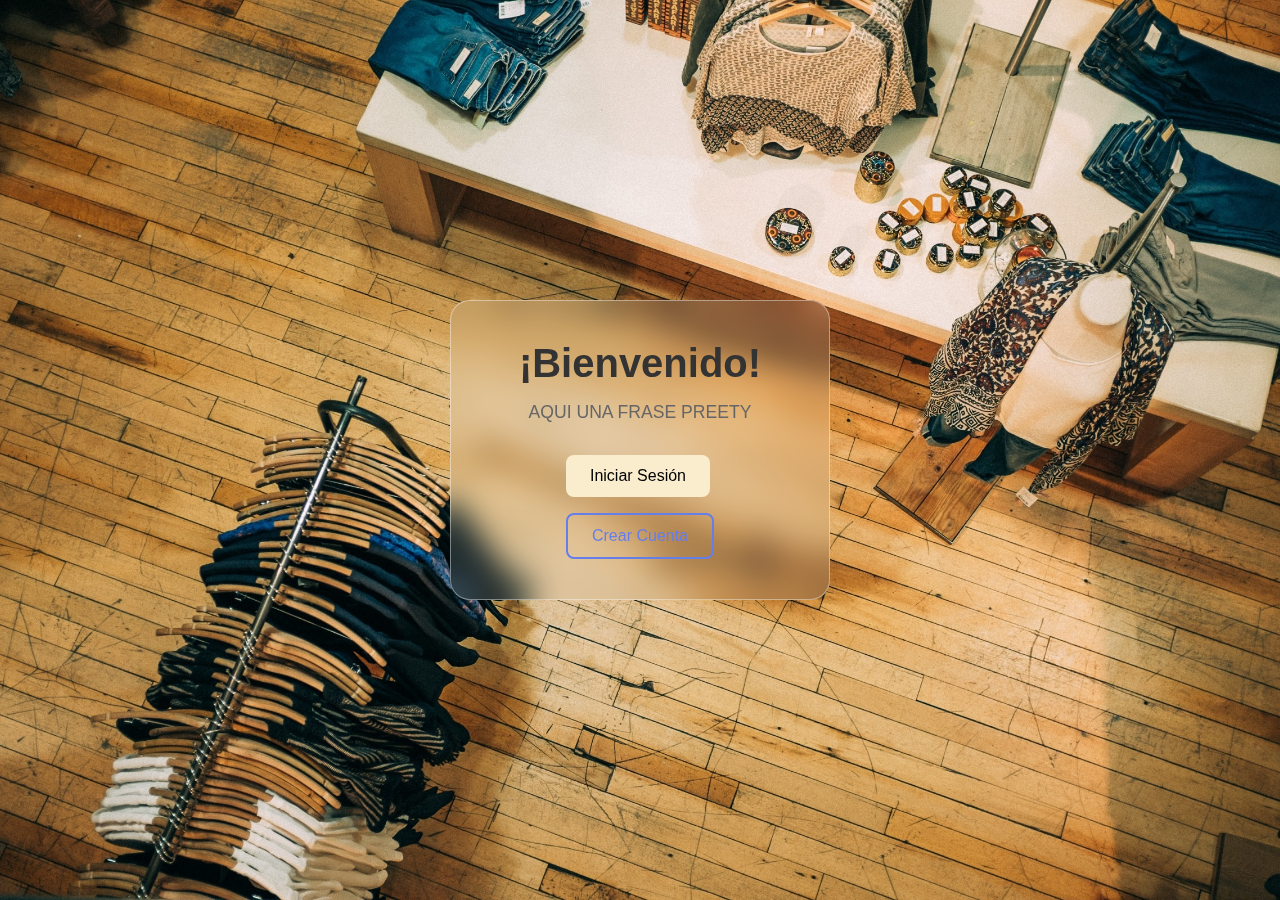
<file: bien.html>
<!DOCTYPE html>
<html lang="es">
<head>
    <meta charset="UTF-8">
    <meta name="viewport" content="width=device-width, initial-scale=1.0">
    <title>Bienvenida</title>
    <link rel="stylesheet" href="general.css">
</head>
<body>

        <div class="glass-container">
            <h1 class="welcome-title">¡Bienvenido!</h1>
            <p class="welcome-subtitle">AQUI UNA FRASE PREETY </p>
            <div class="welcome-buttons">
                <a href="login.html"><button class="btn btn-primary" >Iniciar Sesión</button></a>
                <a href="registro.html"><button class="btn btn-secondary">Crear Cuenta</button></a>
            </div>
        </div>


</body>
</html>
</file>
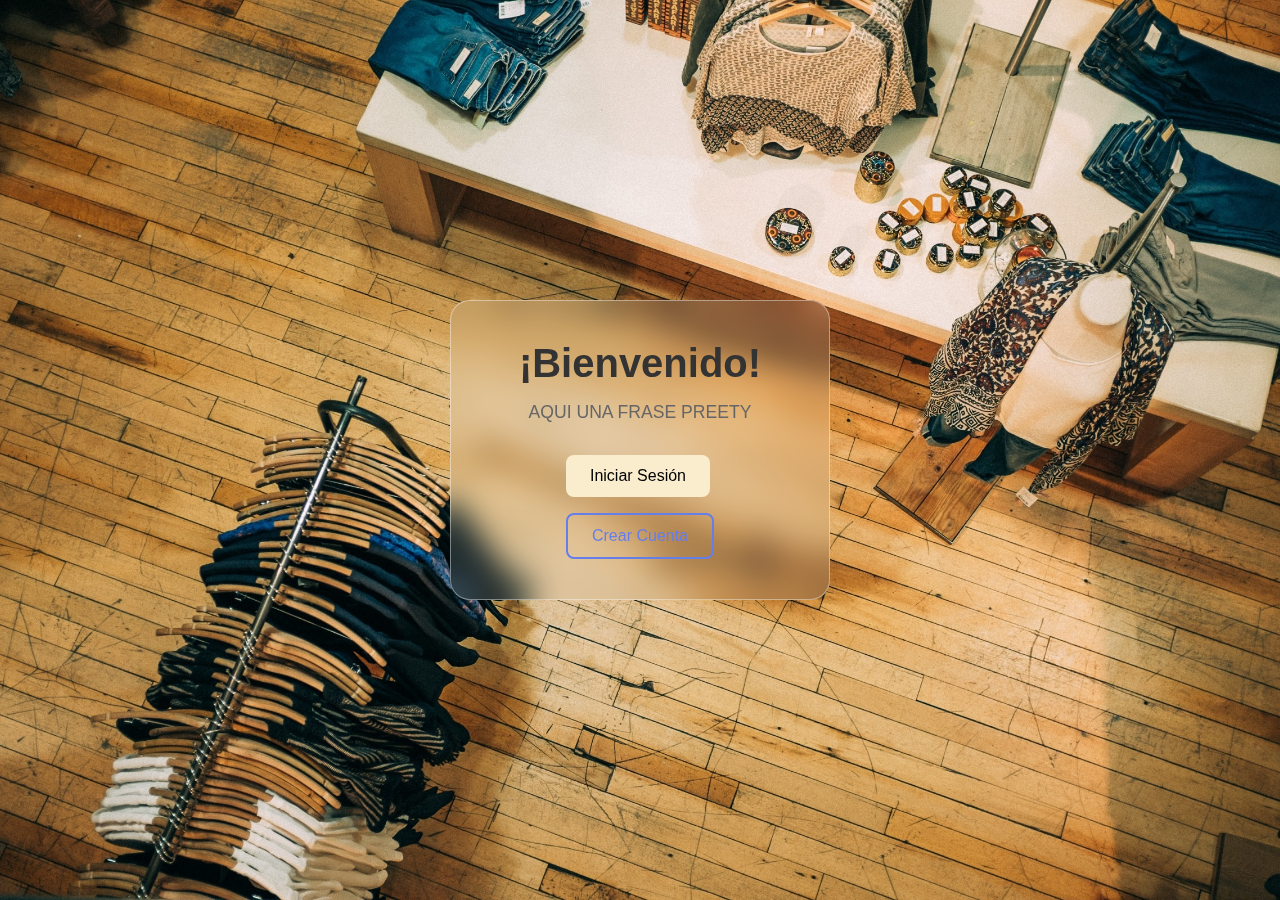
<file: bienvenida.html>
<!DOCTYPE html>
<html lang="es">
<head>
    <meta charset="UTF-8">
    <meta name="viewport" content="width=device-width, initial-scale=1.0">
    <title>Bienvenida</title>
    <link rel="stylesheet" href="general.css">
</head>
<body>
        <div class="logo"></div>
        
        <div class="glass-container">
            <h1 class="welcome-title">¡Bienvenido!</h1>
            <p class="welcome-subtitle">AQUI UNA FRASE PREETY </p>
            <div class="welcome-buttons">
                <a href="login.html"><button class="btn btn-primary" >Iniciar Sesión</button></a>
                <a href="registro.html"><button class="btn btn-secondary">Crear Cuenta</button></a>
            </div>
        </div>

        <div class="footer"></div>
</body>
</html>
</file>
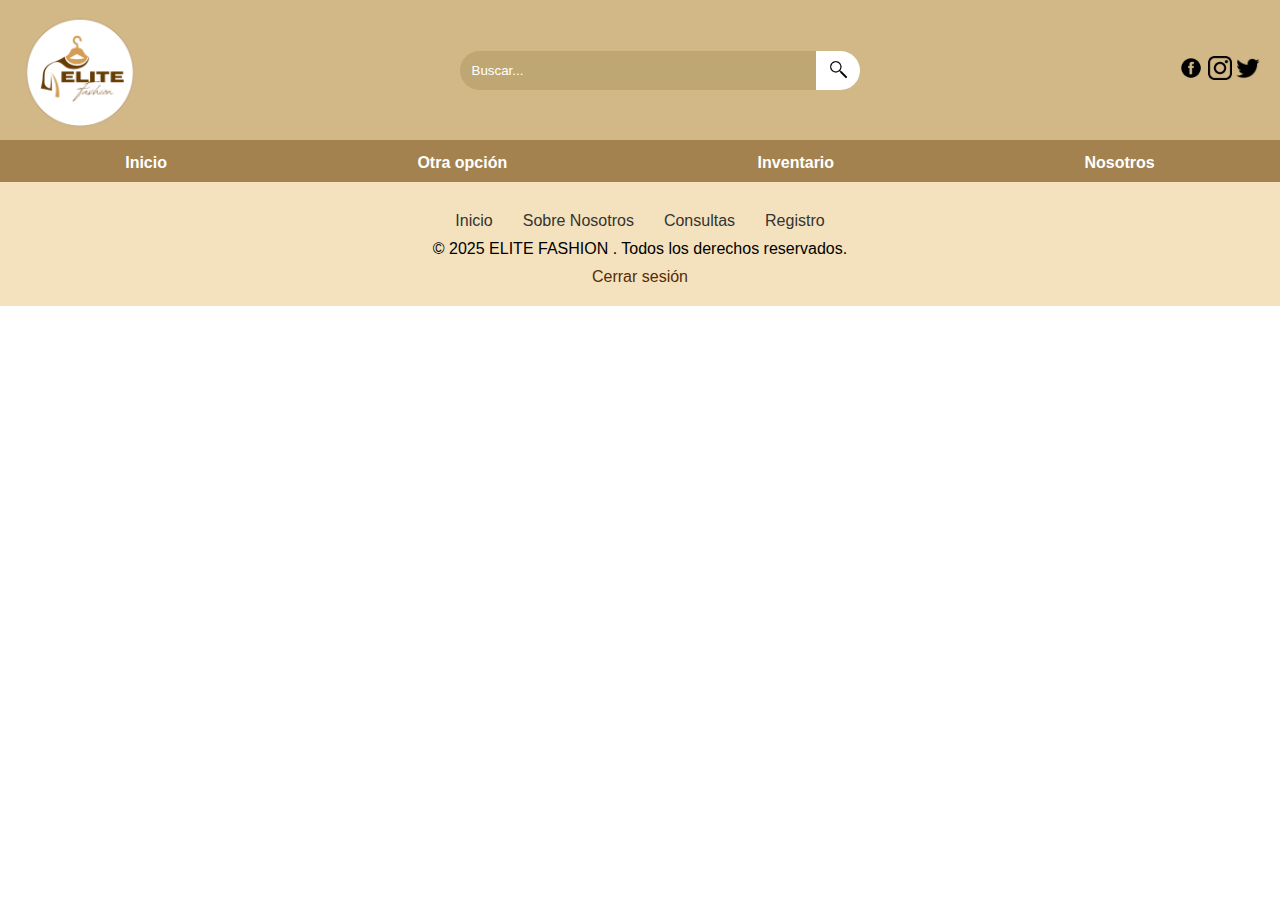
<file: home.html>
<!DOCTYPE html>
<html lang="es">
<head>
    <meta charset="UTF-8">
    <meta name="viewport" content="width=device-width, initial-scale=1.0">
    <title>HOME ELITE FASHION</title>
    <link rel="stylesheet" href="home.css">
<body>

    <!-- ENCABEZADO -->
    <header>
        <div class="banner">
            <!-- Logo -->
            <img src="imagenes/LOGOO.png" alt="Logo" class="logo">

        <!-- Barra de búsqueda -->
        <form class="busqueda" action="https://www.google.com/search" method="GET" target="_blank">
            <input type="text" name="q" placeholder="Buscar...">
            <button type="submit">
                <img src="imagenes/iconobusqueda.png" alt="Buscar" class="icono-buscar">
            </button>
        </form>


            <!-- Redes sociales -->
            <div class="redes">
                <a href="#"><img src="imagenes/iconoFacebook.png" alt="Facebook"></a>
                <a href="#"><img src="imagenes/iconoInstagram.png" alt="Instagram"></a>
                <a href="#"><img src="imagenes/iconotwiter.png" alt="Twitter"></a>
            </div>
    </header>

        <!-- Menú principal de navegación -->
        <nav class="menu-principal">
            <ul>
                <li><a href="home.html">Inicio</a></li>
                <li><a href="#">Otra opción</a></li>
                <li><a href="Inventario.html">Inventario</a></li>
                <li><a href="nosotros.html">Nosotros</a></li>
            </ul>
        </nav>


</body>
</html>


    <!-- NOTICIAS -->

   
    </section>

    <!-- PIE DE PÁGINA -->
    <footer>
        <!-- Menú secundario -->
        <nav class="menu-secundario">
            <ul>
                <li><a href="home.html">Inicio</a></li>
                <li><a href="nosotros.html">Sobre Nosotros</a></li>
                <li><a href="consultas.html">Consultas</a></li>
                <li><a href="registro.html">Registro</a></li>
            </ul>
        </nav>

        <!-- Derechos -->
        <p>&copy; 2025 ELITE FASHION . Todos los derechos reservados.</p>

        <!-- Logout -->
        <a href="login.html" class="logout">Cerrar sesión</a>
    </footer>

</body>
</html>
</file>
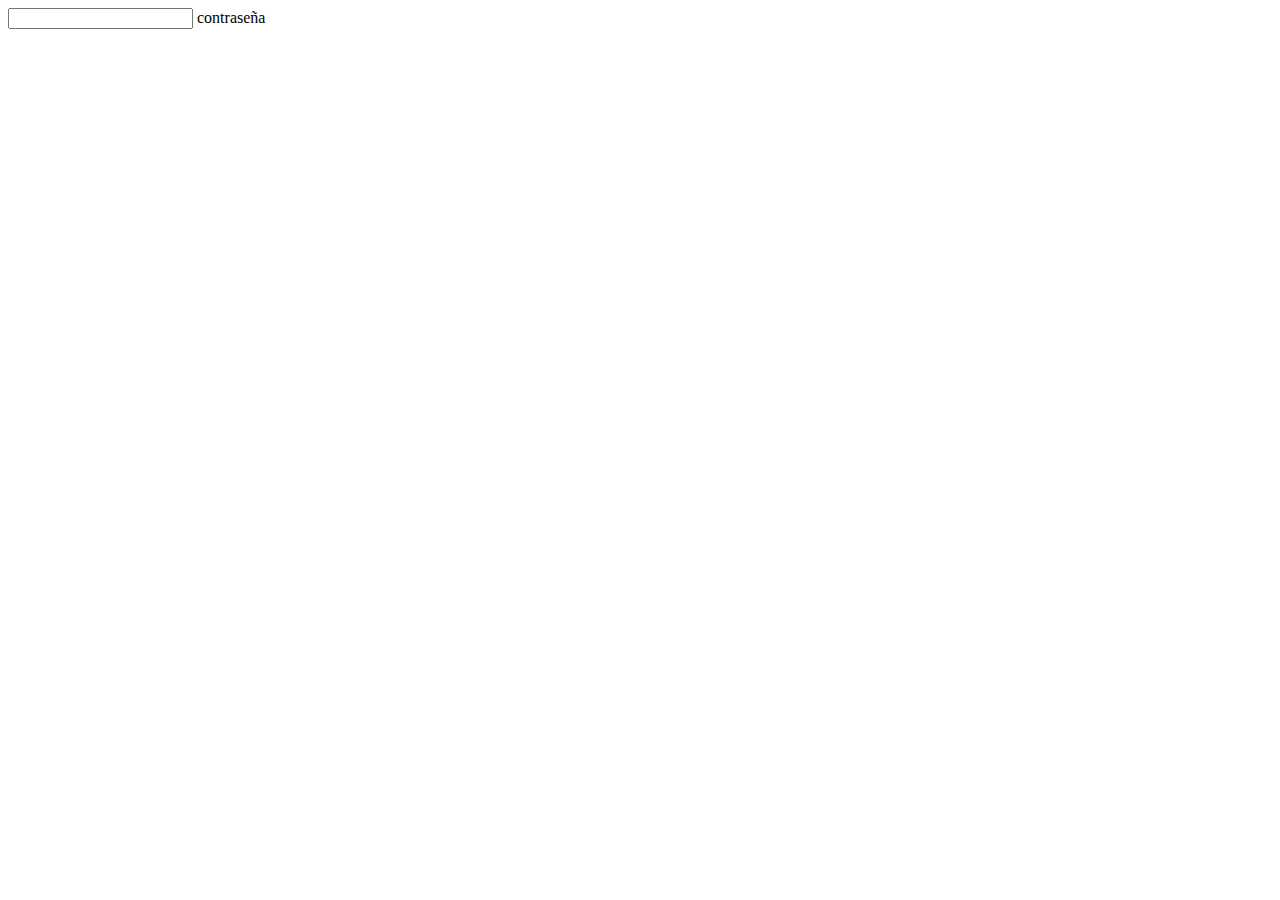
<file: nuevo.html>
<!DOCTYPE html>
<html lang="en">
<head>
    <meta charset="UTF-8">
    <meta name="viewport" content="width=device-width, initial-scale=1.0">
    <title></title>
    <link rel="general" href="general.css">
</head>
<body>
    <div class="glass-container">
        <input type="password" required >
        <label>contraseña</label>
    </div>
</body>
</html>
</file>
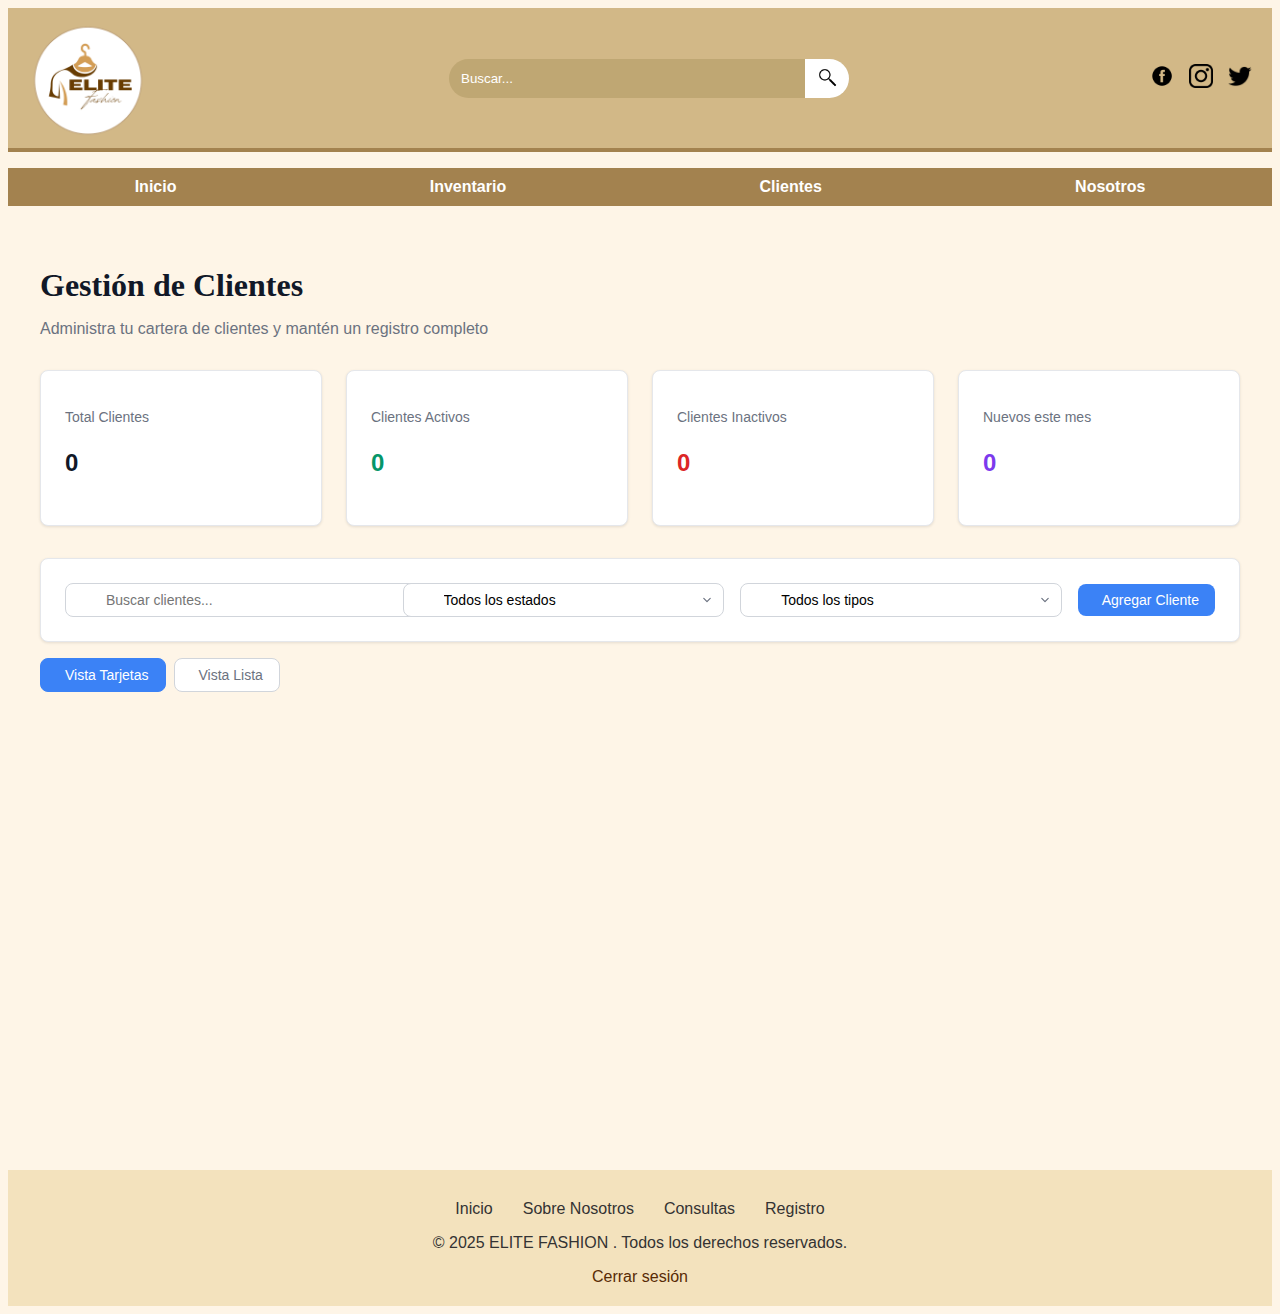
<file: html/cliente.html>
<!DOCTYPE html>
<html lang="es">
<head>
    <meta charset="UTF-8">
    <meta name="viewport" content="width=device-width, initial-scale=1.0">
    <title>Gestión de Clientes</title>
    <link rel="stylesheet" href="../css/clientes.css">
</head>
<body>
        <!-- ENCABEZADO -->
    <header>
        <div class="banner">
            <!-- Logo -->
            <img src="../imagenes/LOGOO.png" alt="Logo" class="logo">

        <!-- Barra de búsqueda-->
        <form class="busqueda" action="https://www.google.com/search" method="GET" target="_blank">
            <input type="text" name="q" placeholder="Buscar...">
            <button type="submit">
                <img src="../imagenes/iconobusqueda.png" alt="Buscar" class="icono-buscar">
            </button>
        </form>


            <!-- Redes sociales -->
            <div class="redes">
                <a href="#"><img src="../imagenes/iconoFacebook.png" alt="Facebook"></a>
                <a href="#"><img src="../imagenes/iconoInstagram.png" alt="Instagram"></a>
                <a href="#"><img src="../imagenes/iconotwiter.png" alt="Twitter"></a>
            </div>
    </header>
            <!-- Menú principal de navegación -->
        <nav class="menu-principal">
            <ul>
                <li><a href="home.html">Inicio</a></li>
                <li><a href="Inventario.html">Inventario</a></li>
                <li><a href="cliente.html">Clientes</a></li>
                <li><a href="nosotros.html">Nosotros</a></li>
            </ul>
        </nav>

    <div class="container">
        <!-- Header -->
        <div class="header">
            <h1>Gestión de Clientes</h1>
            <p>Administra tu cartera de clientes y mantén un registro completo</p>
        </div>

        <!-- Estadísticas -->
        <div class="stats-grid">
            <div class="stat-card">
                <div class="stat-content">
                    <div class="stat-info">
                        <p class="stat-label">Total Clientes</p>
                        <p class="stat-value" id="totalClientes">0</p>
                    </div>
                    <i class="fas fa-users stat-icon blue"></i>
                </div>
            </div>

            <div class="stat-card">
                <div class="stat-content">
                    <div class="stat-info">
                        <p class="stat-label">Clientes Activos</p>
                        <p class="stat-value green" id="clientesActivos">0</p>
                    </div>
                    <i class="fas fa-user-check stat-icon green"></i>
                </div>
            </div>

            <div class="stat-card">
                <div class="stat-content">
                    <div class="stat-info">
                        <p class="stat-label">Clientes Inactivos</p>
                        <p class="stat-value red" id="clientesInactivos">0</p>
                    </div>
                    <i class="fas fa-user-times stat-icon red"></i>
                </div>
            </div>

            <div class="stat-card">
                <div class="stat-content">
                    <div class="stat-info">
                        <p class="stat-label">Nuevos este mes</p>
                        <p class="stat-value purple" id="nuevosEsteMes">0</p>
                    </div>
                    <i class="fas fa-user-plus stat-icon purple"></i>
                </div>
            </div>
        </div>

        <!-- Controles -->
        <div class="controls">
            <div class="controls-left">
                <div class="search-box">
                    <i class="fas fa-search"></i>
                    <input type="text" id="searchInput" placeholder="Buscar clientes...">
                </div>
                
                <div class="filter-box">
                    <i class="fas fa-filter"></i>
                    <select id="statusFilter">
                        <option value="">Todos los estados</option>
                        <option value="activo">Activos</option>
                        <option value="inactivo">Inactivos</option>
                    </select>
                </div>

                <div class="filter-box">
                    <i class="fas fa-building"></i>
                    <select id="tipoFilter">
                        <option value="">Todos los tipos</option>
                        <option value="empresa">Empresa</option>
                        <option value="persona">Persona</option>
                    </select>
                </div>
            </div>
            
            <button class="btn btn-primary" id="addClienteBtn">
                <i class="fas fa-user-plus"></i>
                Agregar Cliente
            </button>
        </div>

        <!-- Vista de tarjetas/lista -->
        <div class="view-controls">
            <button class="view-btn active" id="gridViewBtn">
                <i class="fas fa-th-large"></i>
                Vista Tarjetas
            </button>
            <button class="view-btn" id="listViewBtn">
                <i class="fas fa-list"></i>
                Vista Lista
            </button>
        </div>

        <!-- Contenido de clientes -->
        <div class="clientes-container">
            <!-- Vista de tarjetas -->
            <div class="clientes-grid" id="clientesGrid">
            </div>

            <!-- Vista de lista -->
            <div class="table-container" id="clientesTable" style="display: none;">
                <table class="clientes-table">
                    <thead>
                        <tr>
                            <th>Cliente</th>
                            <th>Tipo</th>
                            <th>Contacto</th>
                            <th>Ubicación</th>
                            <th>Estado</th>
                            <th>Registro</th>
                            <th>Acciones</th>
                        </tr>
                    </thead>
                    <tbody id="clientesTableBody">
                    </tbody>
                </table>
            </div>
            
            <div class="empty-state" id="emptyState" style="display: none;">
                <i class="fas fa-users"></i>
                <p>No se encontraron clientes</p>
            </div>
        </div>
    </div>

    <!-- Modal para agregar/editar cliente -->
    <div class="modal" id="clienteModal">
        <div class="modal-content">
            <div class="modal-header">
                <h2 id="modalTitle">Agregar Cliente</h2>
                <button class="close-btn" id="closeModal">&times;</button>
            </div>
            
            <div class="modal-body">
                <div class="form-group">
                    <label>Tipo de Cliente *</label>
                    <select id="clienteTipo" required>
                        <option value="">Seleccionar tipo</option>
                        <option value="persona">Persona</option>
                        <option value="empresa">Empresa</option>
                    </select>
                </div>

                <div class="form-group">
                    <label>Nombre/Razón Social *</label>
                    <input type="text" id="clienteNombre" required>
                </div>
                
                <div class="form-row">
                    <div class="form-group">
                        <label>Email *</label>
                        <input type="email" id="clienteEmail" required>
                    </div>
                    
                    <div class="form-group">
                        <label>Teléfono *</label>
                        <input type="tel" id="clienteTelefono" required>
                    </div>
                </div>

                <div class="form-row">
                    <div class="form-group">
                        <label>Documento *</label>
                        <input type="text" id="clienteDocumento" required>
                    </div>
                    
                    <div class="form-group">
                        <label>País *</label>
                        <input type="text" id="clientePais" required>
                    </div>
                </div>

                <div class="form-row">
                    <div class="form-group">
                        <label>Ciudad *</label>
                        <input type="text" id="clienteCiudad" required>
                    </div>
                    
                    <div class="form-group">
                        <label>Estado</label>
                        <select id="clienteEstado">
                            <option value="activo">Activo</option>
                            <option value="inactivo">Inactivo</option>
                        </select>
                    </div>
                </div>
                
                <div class="form-group">
                    <label>Dirección</label>
                    <input type="text" id="clienteDireccion">
                </div>

                <div class="form-group">
                    <label>Sitio Web</label>
                    <input type="url" id="clienteWebsite">
                </div>
                
                <div class="form-group">
                    <label>Notas</label>
                    <textarea id="clienteNotas" rows="3" placeholder="Información adicional sobre el cliente..."></textarea>
                </div>
            </div>
            
            <div class="modal-footer">
                <button class="btn btn-primary" id="saveClienteBtn">Agregar</button>
                <button class="btn btn-secondary" id="cancelBtn">Cancelar</button>
            </div>
        </div>
    </div>

    <!-- Modal para ver detalles del cliente -->
    <div class="modal" id="detallesModal">
        <div class="modal-content">
            <div class="modal-header">
                <h2>Detalles del Cliente</h2>
                <button class="close-btn" id="closeDetallesModal">&times;</button>
            </div>
            
            <div class="modal-body">
                <div class="cliente-detalles" id="clienteDetalles">
                </div>
            </div>
            
            <div class="modal-footer">
                <button class="btn btn-secondary" id="closeDetallesBtn">Cerrar</button>
            </div>
        </div>
    </div>

    <script src="../css/clientes.css"></script>
    <footer>
        <!-- Menú secundario -->
        <nav class="menu-secundario">
            <ul>
                <li><a href="home.html">Inicio</a></li>
                <li><a href="nosotros.html">Sobre Nosotros</a></li>
                <li><a href="consultas.html">Consultas</a></li>
                <li><a href="registro.html">Registro</a></li>
            </ul>
        </nav>

        <!-- Derechos -->
        <p>&copy; 2025 ELITE FASHION . Todos los derechos reservados.</p>

        <!-- Logout -->
        <a href="login.html" class="logout">Cerrar sesión</a>
    </footer>
</body>
</html>
</file>
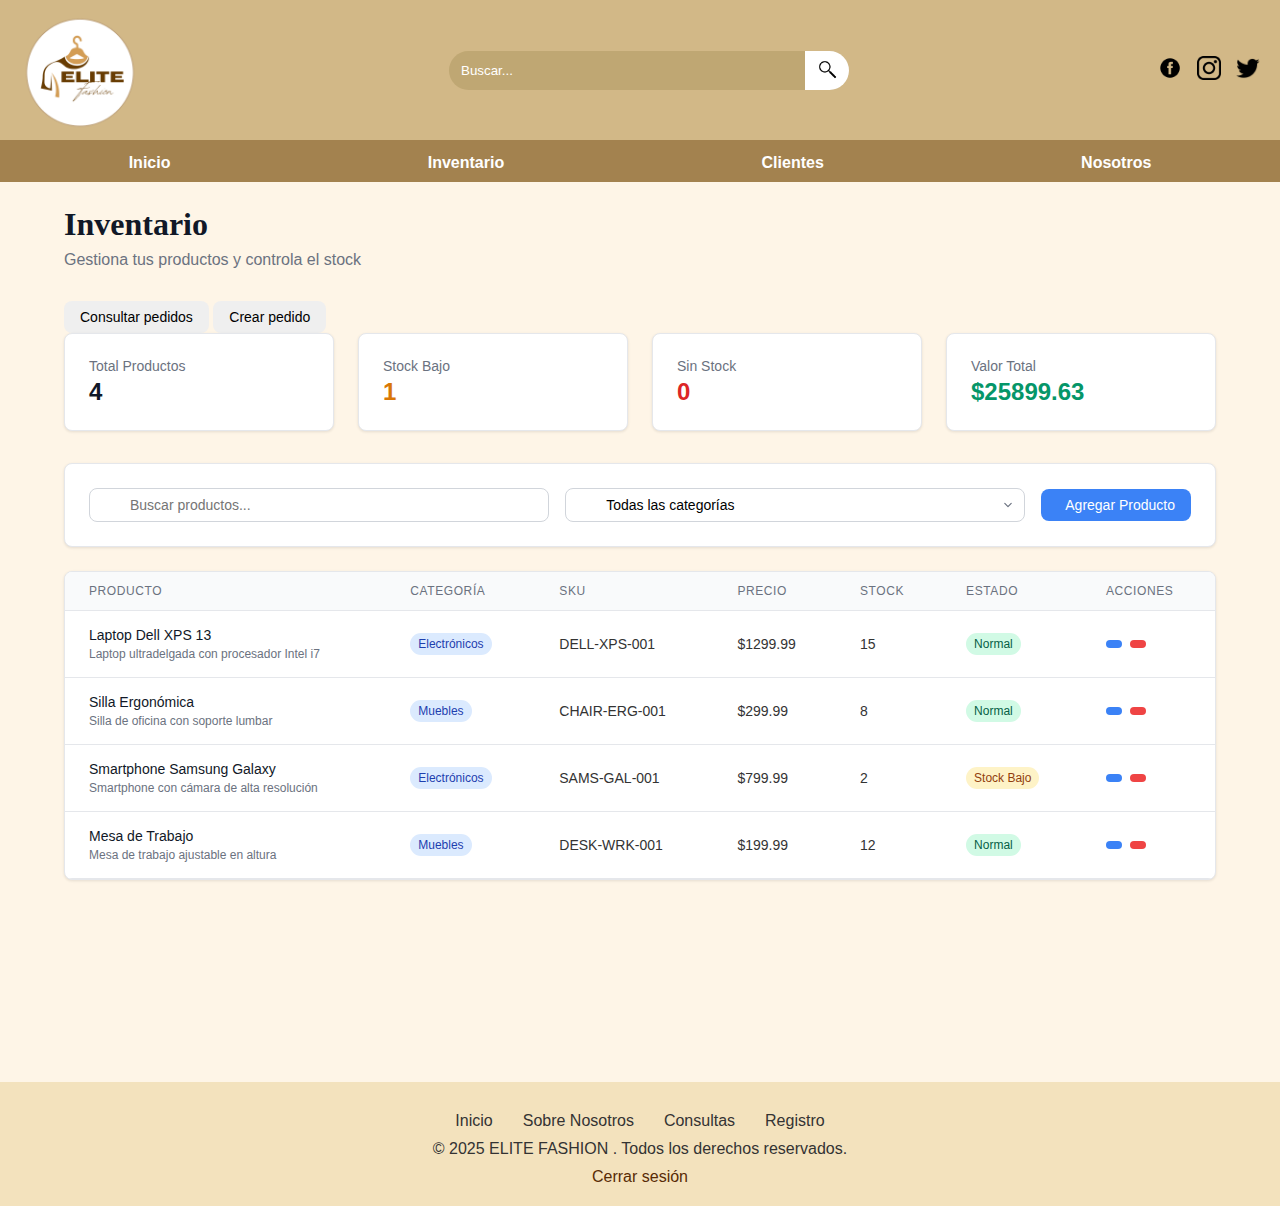
<file: html/inventario.html>
<!DOCTYPE html>
<html lang="es">
<head>
    <meta charset="UTF-8">
    <meta name="viewport" content="width=device-width, initial-scale=1.0">
    <title>Sistema de Inventario</title>
    <link rel="stylesheet" href="../css/inventario.css">
</head>
<body>

    <!-- ENCABEZADO -->
    <header>
        <div class="banner">
            <!-- Logo -->
            <img src="../imagenes/LOGOO.png" alt="Logo" class="logo">

        <!-- Barra de búsqueda-->
        <form class="busqueda" action="https://www.google.com/search" method="GET" target="_blank">
            <input type="text" name="q" placeholder="Buscar...">
            <button type="submit">
                <img src="../imagenes/iconobusqueda.png" alt="Buscar" class="icono-buscar">
            </button>
        </form>


            <!-- Redes sociales -->
            <div class="redes">
                <a href="#"><img src="../imagenes/iconoFacebook.png" alt="Facebook"></a>
                <a href="#"><img src="../imagenes/iconoInstagram.png" alt="Instagram"></a>
                <a href="#"><img src="../imagenes/iconotwiter.png" alt="Twitter"></a>
            </div>
    </header>

        <!-- Menú principal de navegación -->
    <nav class="menu-principal">
        <ul>
            <li><a href="home.html">Inicio</a></li>
            <li><a href="Inventario.html">Inventario</a></li>
            <li><a href="cliente.html">Clientes</a></li>
            <li><a href="nosotros.html">Nosotros</a></li>
        </ul>
    </nav>
    <div class="container">
        <!-- Header -->
        <div class="header">
            <h1>Inventario</h1>
            <p>Gestiona tus productos y controla el stock</p>
        </div>

        <div class="contenedor-botones">
            <button id="conpedido" class=" btn conpedido">Consultar pedidos</button>
            <button class="btn conpedido">Crear pedido</button>
        </div>

        <!-- Estadísticas -->
        <div class="stats-grid">
            <div class="stat-card">
                <div class="stat-content">
                    <div class="stat-info">
                        <p class="stat-label">Total Productos</p>
                        <p class="stat-value" id="totalProducts">0</p>
                    </div>
                    <i class="fas fa-box stat-icon blue"></i>
                </div>
            </div>

            <div class="stat-card">
                <div class="stat-content">
                    <div class="stat-info">
                        <p class="stat-label">Stock Bajo</p>
                        <p class="stat-value yellow" id="lowStockProducts">0</p>
                    </div>
                    <i class="fas fa-exclamation-triangle stat-icon yellow"></i>
                </div>
            </div>

            <div class="stat-card">
                <div class="stat-content">
                    <div class="stat-info">
                        <p class="stat-label">Sin Stock</p>
                        <p class="stat-value red" id="outOfStockProducts">0</p>
                    </div>
                    <i class="fas fa-exclamation-triangle stat-icon red"></i>
                </div>
            </div>

            <div class="stat-card">
                <div class="stat-content">
                    <div class="stat-info">
                        <p class="stat-label">Valor Total</p>
                        <p class="stat-value green" id="totalValue">$0.00</p>
                    </div>
                    <i class="fas fa-dollar-sign stat-icon green"></i>
                </div>
            </div>
        </div>

        <!-- Controles -->
        <div class="controls">
            <div class="controls-left">
                <div class="search-box">
                    <i class="fas fa-search"></i>
                    <input type="text" id="searchInput" placeholder="Buscar productos...">
                </div>
                
                <div class="filter-box">
                    <i class="fas fa-filter"></i>
                    <select id="categoryFilter">
                        <option value="">Todas las categorías</option>
                    </select>
                </div>
            </div>
            
            <button class="btn btn-primary" id="addProductBtn">
                <i class="fas fa-plus"></i>
                Agregar Producto
            </button>
        </div>

        <!-- Tabla de productos -->
        <div class="table-container">
            <table class="products-table">
                <thead>
                    <tr>
                        <th>Producto</th>
                        <th>Categoría</th>
                        <th>SKU</th>
                        <th>Precio</th>
                        <th>Stock</th>
                        <th>Estado</th>
                        <th>Acciones</th>
                    </tr>
                </thead>
                <tbody id="productsTableBody">
                </tbody>
            </table>
            
            <div class="empty-state" id="emptyState" style="display: none;">
                <i class="fas fa-box"></i>
                <p>No se encontraron productos</p>
            </div>
        </div>
    </div>

    <!-- Modal para agregar/editar producto -->
    <div class="modal" id="productModal">
        <div class="modal-content">
            <div class="modal-header">
                <h2 id="modalTitle">Agregar Producto</h2>
                <button class="close-btn" id="closeModal">&times;</button>
            </div>
            
            <div class="modal-body">
                <div class="form-group">
                    <label>Nombre *</label>
                    <input type="text" id="productName" required>
                </div>
                
                <div class="form-group">
                    <label>Categoría *</label>
                    <input type="text" id="productCategory" required>
                </div>
                
                <div class="form-row">
                    <div class="form-group">
                        <label>Precio *</label>
                        <input type="number" id="productPrice" step="0.01" required>
                    </div>
                    
                    <div class="form-group">
                        <label>SKU *</label>
                        <input type="text" id="productSku" required>
                    </div>
                </div>
                
                <div class="form-row">
                    <div class="form-group">
                        <label>Stock *</label>
                        <input type="number" id="productStock" required>
                    </div>
                    
                    <div class="form-group">
                        <label>Stock Mínimo *</label>
                        <input type="number" id="productMinStock" required>
                    </div>
                </div>
                
                <div class="form-group">
                    <label>Descripción</label>
                    <textarea id="productDescription" rows="3"></textarea>
                </div>
            </div>
            
            <div class="modal-footer">
                <button class="btn btn-primary" id="saveProductBtn">Agregar</button>
                <button class="btn btn-secondary" id="cancelBtn">Cancelar</button>
            </div>
        </div>
    </div>

    <div class="modal-pedido" id="pedidoModal" style="display: none;">
        <div class="modal-content-pedido">
            <span class="close-pedido" id="closePedido">&times;</span>
            <h2>Pedidos</h2>
            <p>Aquí puedes mostrar información de los pedidos...</p>
        </div>
    </div>

    <script src="../JS/inventario.js"></script>

    <!-- PIE DE PÁGINA -->
    <footer>
        <!-- Menú secundario -->
        <nav class="menu-secundario">
            <ul>
                <li><a href="home.html">Inicio</a></li>
                <li><a href="nosotros.html">Sobre Nosotros</a></li>
                <li><a href="consultas.html">Consultas</a></li>
                <li><a href="registro.html">Registro</a></li>
            </ul>
        </nav>

        <!-- Derechos -->
        <p>&copy; 2025 ELITE FASHION . Todos los derechos reservados.</p>

        <!-- Logout -->
        <a href="login.html" class="logout">Cerrar sesión</a>
    </footer>
</body>
</html>
</file>
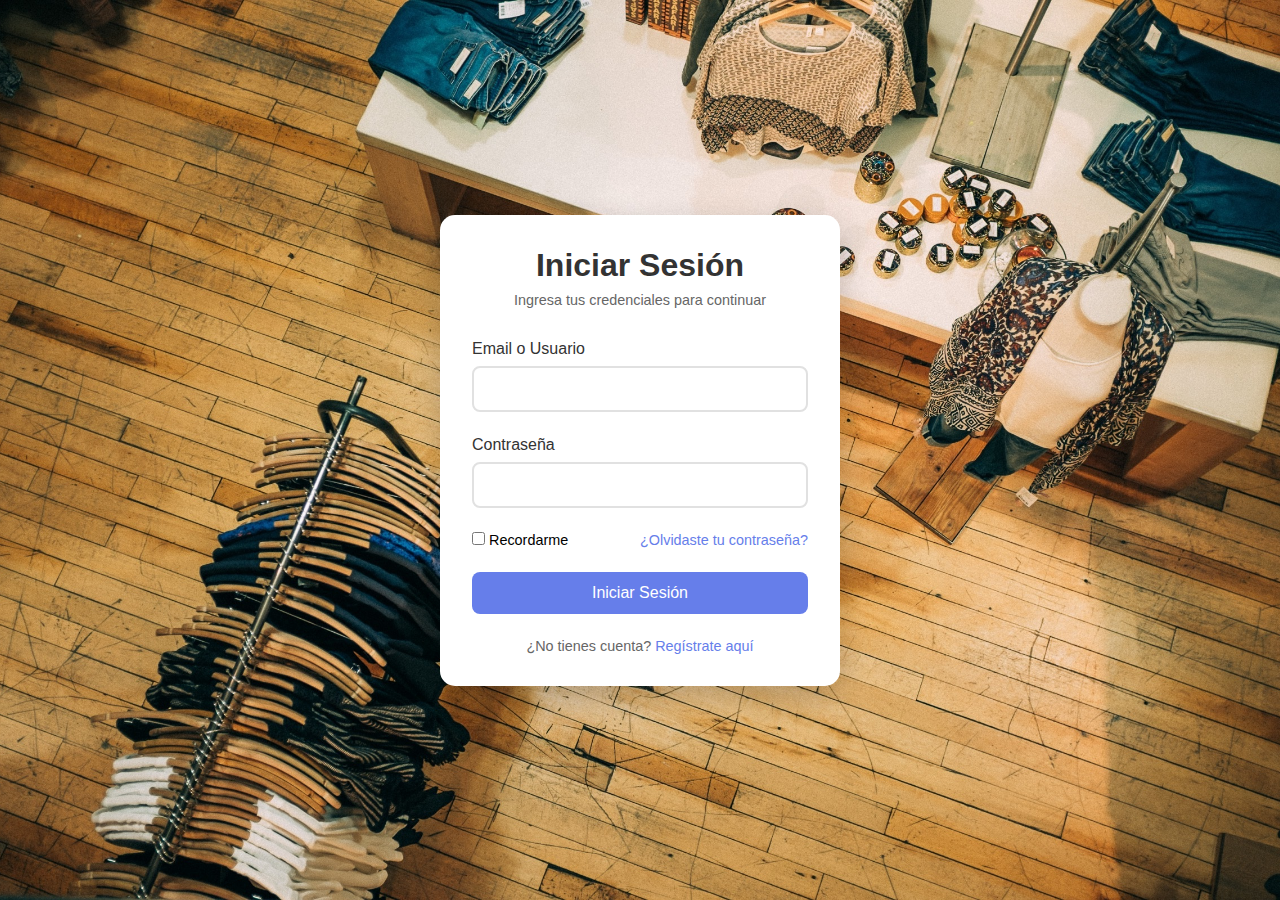
<file: html/login.html>
<!DOCTYPE html>
<html lang="es">
<head>
    <meta charset="UTF-8">
    <meta name="viewport" content="width=device-width, initial-scale=1.0">
    <title>Iniciar Sesión</title>
    <link rel="stylesheet" href="../css/login.css">
</head>
<body>
    <div class="login-container">
        <div class="login-header">
            <h1 class="login-title">Iniciar Sesión</h1>
            <p class="login-subtitle">Ingresa tus credenciales para continuar</p>
        </div>
        
        <form id="loginForm">
            <div class="form-group">
                <label for="email">Email o Usuario</label>
                <input type="email" id="email" name="email" required>
            </div>
            
            <div class="form-group">
                <label for="password">Contraseña</label>
                <input type="password" id="password" name="password" required>
            </div>
            
            <div class="form-options">
                <label>
                    <input type="checkbox" id="remember"> Recordarme
                </label>
                <a href="#" id="forgotPassword">¿Olvidaste tu contraseña?</a>
            </div>
            
            <button type="submit" class="login-btn">Iniciar Sesión</button>
        </form>
        
        <div class="login-footer">
            <p>¿No tienes cuenta? <a href="registro.html">Regístrate aquí</a></p>
        </div>
    </div>

    <script>
        document.getElementById('loginForm').addEventListener('submit', function(e) {
            e.preventDefault();
            
            const email = document.getElementById('email').value;
            const password = document.getElementById('password').value;
            
            // Aquí puedes agregar tu lógica de autenticación
            console.log('Email:', email);
            console.log('Password:', password);
            
            // Ejemplo de validación básica
            if (email && password) {
                alert('Login exitoso!');
                // Redirigir a dashboard o página principal
                // window.location.href = 'dashboard.html';
            } else {
                alert('Por favor completa todos los campos');
            }
        });
        
        document.getElementById('forgotPassword').addEventListener('click', function(e) {
            e.preventDefault();
            alert('Funcionalidad de recuperación de contraseña - por implementar');
        });
    </script>
</body>
</html>
</file>
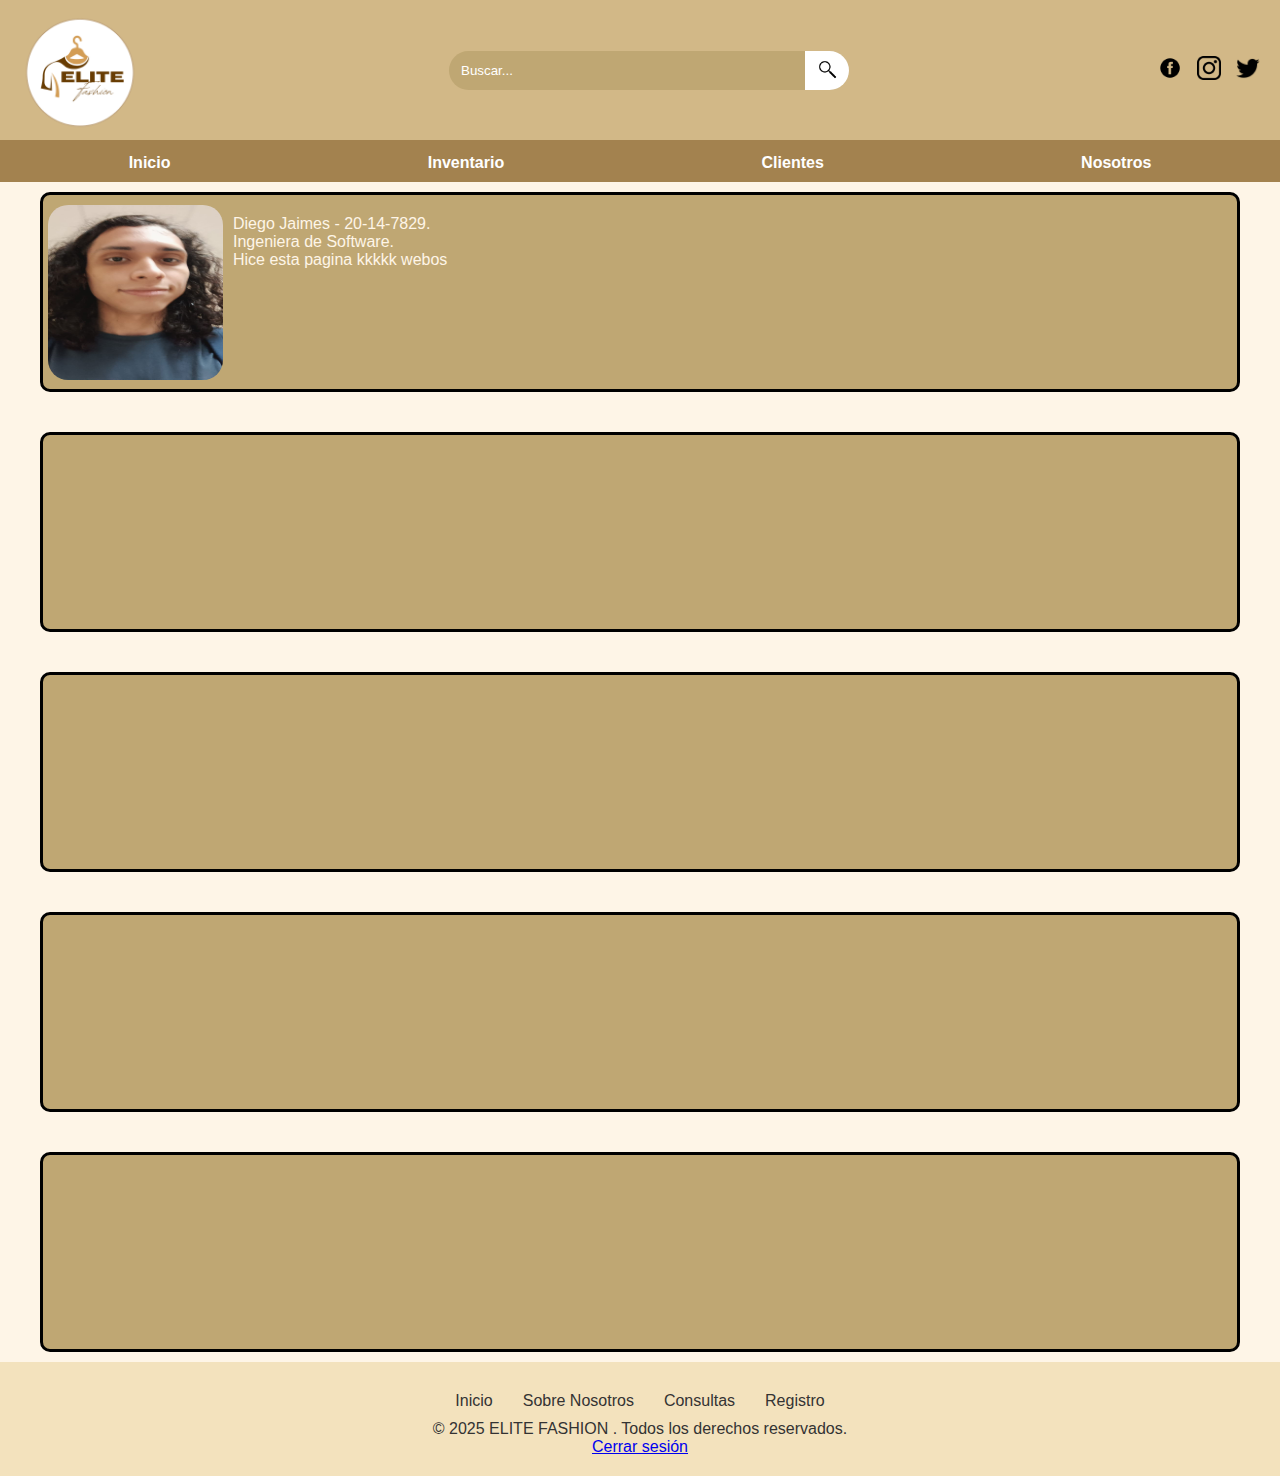
<file: html/nosotros.html>
<!DOCTYPE html>
<html lang="en">
<head>
    <meta charset="UTF-8">
    <meta name="viewport" content="width=device-width, initial-scale=1.0">
    <title>SobreNosotros</title>
    <link rel="stylesheet" href="../css/nosotros.css">
</head>
<body>
    <!-- ENCABEZADO -->
    <header>
        <div class="banner">
            <!-- Logo -->
            <img src="../imagenes/LOGOO.png" alt="Logo" class="logo">

        <!-- Barra de búsqueda-->
        <form class="busqueda" action="https://www.google.com/search" method="GET" target="_blank">
            <input type="text" name="q" placeholder="Buscar...">
            <button type="submit">
                <img src="../imagenes/iconobusqueda.png" alt="Buscar" class="icono-buscar">
            </button>
        </form>


            <!-- Redes sociales -->
            <div class="redes">
                <a href="#"><img src="../imagenes/iconoFacebook.png" alt="Facebook"></a>
                <a href="#"><img src="../imagenes/iconoInstagram.png" alt="Instagram"></a>
                <a href="#"><img src="../imagenes/iconotwiter.png" alt="Twitter"></a>
            </div>
    </header>

    <!-- Menú principal de navegación -->
    <nav class="menu-principal">
        <ul>
            <li><a href="home.html">Inicio</a></li>
            <li><a href="Inventario.html">Inventario</a></li>
            <li><a href="cliente.html">Clientes</a></li>
            <li><a href="nosotros.html">Nosotros</a></li>
        </ul>
    </nav>

    <!--bloque de divs-->
    <div class="tarjetablock">
        <div class="tarjeta">
            <img src="../imagenes/diego.jpg" style=" width: 175px; height: 175px;"/>
            <div>
                <p>
                Diego Jaimes - 20-14-7829. <br>
                Ingeniera de Software. <br>
                Hice esta pagina kkkkk webos
                </p>
            </div>
        </div>

        <div class="tarjeta">

        </div>

        <div class="tarjeta">

        </div>

        <div class="tarjeta">

        </div>

        <div class="tarjeta">

        </div>
    </div>
    
    <!-- PIE DE PÁGINA -->
    <footer>
        <!-- Menú secundario -->
        <nav class="menu-secundario">
            <ul>
                <li><a href="home.html">Inicio</a></li>
                <li><a href="nosotros.html">Sobre Nosotros</a></li>
                <li><a href="consultas.html">Consultas</a></li>
                <li><a href="registro.html">Registro</a></li>
            </ul>
        </nav>

        <!-- Derechos -->
        <p>&copy; 2025 ELITE FASHION . Todos los derechos reservados.</p>

        <!-- Logout -->
        <a href="login.html" class="logout">Cerrar sesión</a>
    </footer>
</body>
</html>
</file>
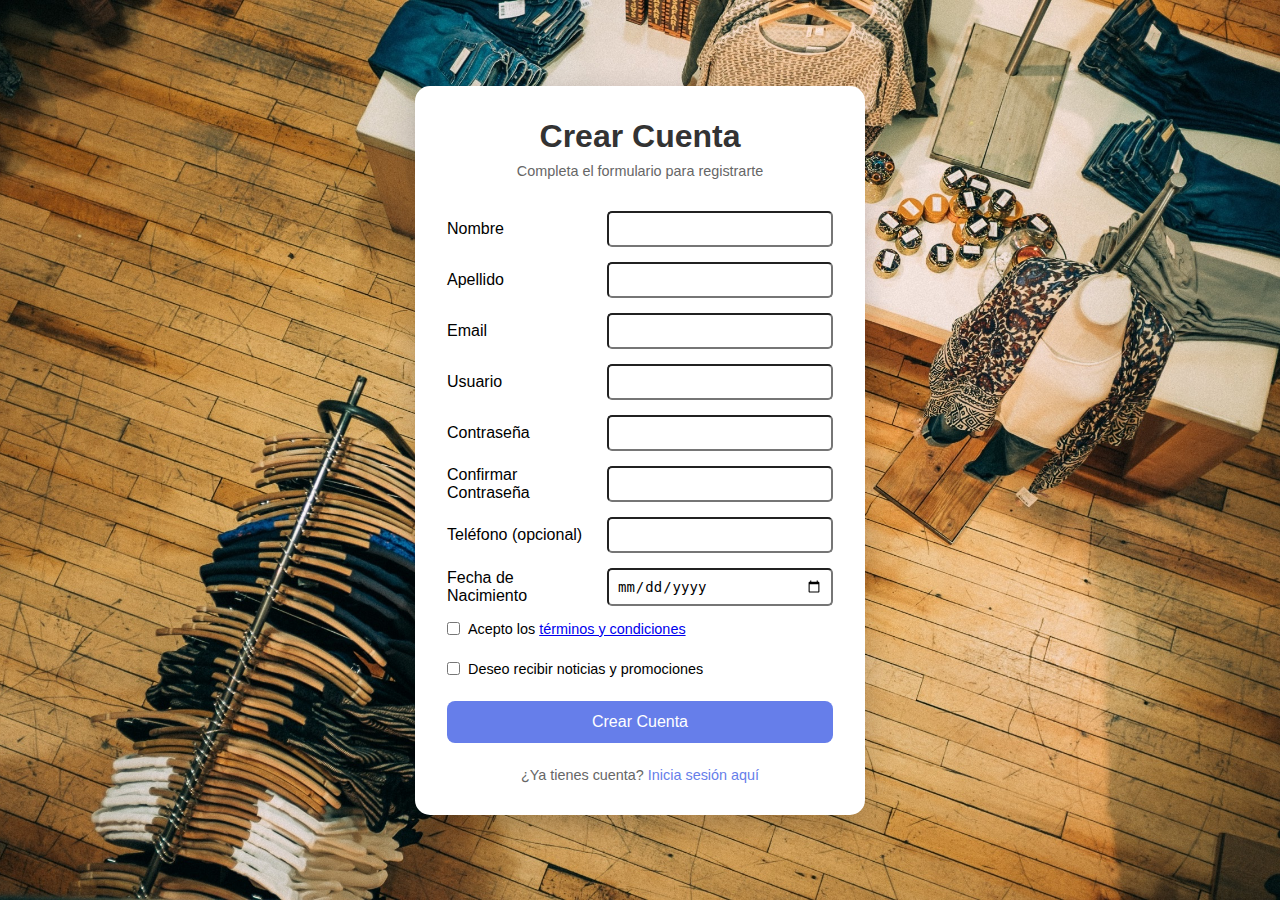
<file: html/registro.html>
<!DOCTYPE html>
<html lang="es">
<head>
    <meta charset="UTF-8">
    <meta name="viewport" content="width=device-width, initial-scale=1.0">
    <title>Crear Cuenta</title>
    <link rel="stylesheet" href="../css/registro.css">
</head>
<body>
    <div class="register-container">
        <div class="register-header">
            <h1 class="register-title">Crear Cuenta</h1>
            <p class="register-subtitle">Completa el formulario para registrarte</p>
        </div>
        
        <form id="registerForm">
           
            <div class="form-group">
                <label for="firstName">Nombre</label>
                <input type="text" id="firstName" name="firstName" required>
            </div>

            <div class="form-group">
                <label for="lastName">Apellido</label>
                <input type="text" id="lastName" name="lastName" required>
            </div>
             
            <div class="form-group">
                <label for="email">Email</label>
                <input type="email" id="email" name="email" required>
            </div>
            
            <div class="form-group">
                <label for="username">Usuario</label>
                <input type="text" id="username" name="username" required>
            </div>
            
            <div class="form-group">
                <label for="password">Contraseña</label>
                <input type="password" id="password" name="password" required>
            </div>
            
            <div class="form-group">
                <label for="confirmPassword">Confirmar Contraseña</label>
                <input type="password" id="confirmPassword" name="confirmPassword" required>
            </div>
            
            <div class="form-group">
                <label for="phone">Teléfono (opcional)</label>
                <input type="tel" id="phone" name="phone">
            </div>
            
            <div class="form-group">
                <label for="birthdate">Fecha de Nacimiento</label>
                <input type="date" id="birthdate" name="birthdate" required>
            </div>
            
            <div class="checkbox-group">
                <input type="checkbox" id="terms" name="terms" required>
                <label for="terms">Acepto los <a href="#">términos y condiciones</a></label>
            </div>
            
            <div class="checkbox-group">
                <input type="checkbox" id="newsletter" name="newsletter">
                <label for="newsletter">Deseo recibir noticias y promociones</label>
            </div>
            
            <button type="submit" class="register-btn">Crear Cuenta</button>
        </form>
        
        <div class="register-footer">
            <p>¿Ya tienes cuenta? <a href="login.html">Inicia sesión aquí</a></p>
        </div>
    </div>

    <script>
        document.getElementById('registerForm').addEventListener('submit', function(e) {
            e.preventDefault();
            
            const formData = new FormData(this);
            const password = formData.get('password');
            const confirmPassword = formData.get('confirmPassword');
            
            // Validar que las contraseñas coincidan
            if (password !== confirmPassword) {
                alert('Las contraseñas no coinciden');
                return;
            }
            
            // Validar que se acepten los términos
            if (!formData.get('terms')) {
                alert('Debes aceptar los términos y condiciones');
                return;
            }
            
            // Aquí puedes agregar tu lógica de registro
            const userData = {
                firstName: formData.get('firstName'),
                lastName: formData.get('lastName'),
                email: formData.get('email'),
                username: formData.get('username'),
                password: password,
                phone: formData.get('phone'),
                birthdate: formData.get('birthdate'),
                newsletter: formData.get('newsletter') ? true : false
            };
            
            console.log('Datos de registro:', userData);
            
            window.location.href = 'home.html';
            // Redirigir a login o página principal
            // window.location.href = 'login.html';
        });
    </script>
</body>
</html>
</file>
<file: general.css>
#siderbarMenu{
    height: 100%;
    position: fixed;
    left:0;
    width: 250px;
    margin-top: 60px;
    transform: translateX(-250);
    transition: transform 250ms ease-in-out;
    background: linear-gradient(180deg,
    )

}


.glass-container {
    display: flex;
    flex-direction: column;
    align-items: center;
    width: 380px;
    padding: 40px;
    border-radius: 20px;
    backdrop-filter: blur(15px);
    background: rgba(255, 255, 255, 0.1);
    border: 1px solid rgba(255, 255, 255, 0.4);
    box-shadow:0 25px 45 px rgba(0,0.0.0.4); 
    z-index: 10;
    
}

/* GENERAL STYLES */

* {
    margin: 0;
    padding: 0;
    box-sizing: border-box;
}

body {
    font-family: 'Arial', sans-serif;
    /*background: linear-gradient(135deg, #667eea 0%, #764ba2 100%);*/
    background-image: url(fondo.jpg);
    background-position: center;
    background-size: cover;
    min-height: 100vh;
    display: flex;
    align-items: center;
    justify-content: center;
}

.welcome-container {
    text-align: center;
    background: white;
    padding: 3rem;
    border-radius: 15px;
    box-shadow: 0 10px 30px rgba(0, 0, 0, 0.2);
    max-width: 400px;
    width: 90%;
}

.welcome-title {
    font-size: 2.5rem;
    color: #333;
    margin-bottom: 1rem;
    font-weight: bold;
}

.welcome-subtitle {
    font-size: 1.1rem;
    color: #666;
    margin-bottom: 2rem;
}

.welcome-buttons {
    display: flex;
    flex-direction: column;
    gap: 1rem;
}

.btn {
    padding: 12px 24px;
    border: none;
    border-radius: 8px;
    font-size: 1rem;
    cursor: pointer;
    transition: all 0.3s ease;
}

.btn-primary {
    background: #FAEDCD;
    color: #000;
}

.btn-primary:hover {
    background: #5a67d8;
    transform: translateY(-2px);
}

.btn-secondary {
    background: transparent;
    color: #667eea;
    border: 2px solid #667eea;
}

.btn-secondary:hover {
    background: #667eea;
    color: white;
    transform: translateY(-2px);
}

/* LOGIN PAGE STYLES */
.login-container {
    background: white;
    padding: 2rem;
    border-radius: 15px;
    box-shadow: 0 10px 30px rgba(0, 0, 0, 0.2);
    max-width: 400px;
    width: 90%;
}

.login-header {
    text-align: center;
    margin-bottom: 2rem;
}

.login-title {
    font-size: 2rem;
    color: #333;
    margin-bottom: 0.5rem;
}

.login-subtitle {
    color: #666;
    font-size: 0.9rem;
}

.form-group {
    margin-bottom: 1.5rem;
}

.form-group label {
    display: block;
    margin-bottom: 0.5rem;
    color: #333;
    font-weight: 500;
}

.form-group input {
    width: 100%;
    padding: 12px;
    border: 2px solid #e1e1e1;
    border-radius: 8px;
    font-size: 1rem;
    transition: border-color 0.3s ease;
}

.form-group input:focus {
    outline: none;
    border-color: #667eea;
}

.form-options {
    display: flex;
    justify-content: space-between;
    align-items: center;
    margin-bottom: 1.5rem;
    font-size: 0.9rem;
}

.form-options a {
    color: #667eea;
    text-decoration: none;
}

.form-options a:hover {
    text-decoration: underline;
}

.login-btn {
    width: 100%;
    padding: 12px;
    background: #667eea;
    color: white;
    border: none;
    border-radius: 8px;
    font-size: 1rem;
    cursor: pointer;
    transition: background 0.3s ease;
}

.login-btn:hover {
    background: #5a67d8;
}

.login-footer {
    text-align: center;
    margin-top: 1.5rem;
    color: #666;
    font-size: 0.9rem;
}

.login-footer a {
    color: #667eea;
    text-decoration: none;
}

.login-footer a:hover {
    text-decoration: underline;
}

/* REGISTER PAGE STYLES */
.register-container {
    background: white;
    padding: 2rem;
    border-radius: 15px;
    box-shadow: 0 10px 30px rgba(0, 0, 0, 0.2);
    max-width: 400px;
    width: 90%;
}

.register-header {
    text-align: center;
    margin-bottom: 2rem;
}

.register-title {
    font-size: 2rem;
    color: #333;
    margin-bottom: 0.5rem;
}

.register-subtitle {
    color: #666;
    font-size: 0.9rem;
}

.register-btn {
    width: 100%;
    padding: 12px;
    background: #667eea;
    color: white;
    border: none;
    border-radius: 8px;
    font-size: 1rem;
    cursor: pointer;
    transition: background 0.3s ease;
}

.register-btn:hover {
    background: #5a67d8;
}

.register-footer {
    text-align: center;
    margin-top: 1.5rem;
    color: #666;
    font-size: 0.9rem;
}

.register-footer a {
    color: #667eea;
    text-decoration: none;
}

.register-footer a:hover {
    text-decoration: underline;
}

.form-row {
    display: flex;
    gap: 1rem;
}

.form-row .form-group {
    flex: 1;
}

.checkbox-group {
    display: flex;
    align-items: center;
    gap: 0.5rem;
    margin-bottom: 1.5rem;
}

.checkbox-group input[type="checkbox"] {
    width: auto;
}

.checkbox-group label {
    margin-bottom: 0;
    font-size: 0.9rem;
}
</file>
<file: css/clientes.css>
/* Estilos generales */
body {
    font-family: Arial, sans-serif;
    background-color: #fef5e7;
    min-height: 100vh;
    color: #333;
}

/* Títulos con fuente diferente*/
h1, h2 {
    font-family: 'Georgia', serif;
    color: #003366;
}

/* Encabezado */
header {
    background-color: #d2b887;
    padding: 10px 20px;
    border-bottom: 4px solid #a3824f;
}

/* Banner superior */
.banner {
    display: flex;
    align-items: center;
    justify-content: space-between;
    flex-wrap: wrap;
}

/* Logo */
.logo {
    height: 120px;
}

/* Barra de búsqueda */
.busqueda {
    display: flex;
    align-items: center;
    background-color: #bfa773;
    border-radius: 20px;
    overflow: hidden;
    max-width: 400px;
    width: 100%;
}

.busqueda input {
    border: none;
    padding: 8px 12px;
    flex: 1;
    background-color: transparent;
    color: #fff;
}

.busqueda input::placeholder {
    color: #fff;
}

.busqueda button {
    background-color: white;
    border: none;
    padding: 8px 12px;
    cursor: pointer;
}

.busqueda button img {
    width: 20px;
    height: 20px;
    object-fit: contain;
}

/* Redes sociales */

.redes {
    display: flex;
    gap: 15px;
}

.redes a img {
    width: 24px;       /* Tamaño del ícono */
    height: 24px;
    object-fit: contain;
    transition: transform 0.3s ease;
}

.redes a img:hover {
    transform: scale(1.1); /* Efecto al pasar el mouse */
}



/* Menú principal de navegación */
.menu-principal {
    background-color: #a3824f;
}

.menu-principal ul {
    display: flex;
    list-style: none;
    justify-content: space-around;
    padding: 10px 0;
}

.menu-principal a {
    color: #fff;
    text-decoration: none;
    font-weight: bold;
    transition: color 0.3s ease;
}

.menu-principal a:hover {
    color: #000;
}

/* Pie de página */
footer {
    background-color: #f3e2bd;
    text-align: center;
    padding: 20px;
}

/* Menú secundario del footer */
.menu-secundario ul {
    list-style: none;
    padding: 0;
    margin: 10px 0;
    display: flex;
    justify-content: center;
}

.menu-secundario li {
    margin: 0 15px;
}

.menu-secundario a {
    text-decoration: none;
    color: #333;
}

/* Enlace de cerrar sesión */
.logout {
    display: block;
    margin-top: 10px;
    color: rgb(88, 43, 5);
    text-decoration: none;
}
.container {
    max-width: 1200px;
    margin: 0 auto;
    padding: 24px;
    min-height: 100vh;
}

.container {
    max-width: 1200px;
    margin: 0 auto;
    padding: 24px;
    min-height: 100vh;
}

/* Header */
.header {
    margin-bottom: 32px;
}

.header h1 {
    font-size: 2rem;
    font-weight: 700;
    color: #111827;
    margin-bottom: 8px;
}

.header p {
    color: #6b7280;
    font-size: 1rem;
}

/* Estadísticas */
.stats-grid {
    display: grid;
    grid-template-columns: repeat(auto-fit, minmax(250px, 1fr));
    gap: 24px;
    margin-bottom: 32px;
}

.stat-card {
    background: white;
    padding: 24px;
    border-radius: 8px;
    box-shadow: 0 1px 3px rgba(0, 0, 0, 0.1);
    border: 1px solid #e5e7eb;
    transition: transform 0.2s, box-shadow 0.2s;
}

.stat-card:hover {
    transform: translateY(-2px);
    box-shadow: 0 4px 6px rgba(0, 0, 0, 0.15);
}

.stat-content {
    display: flex;
    align-items: center;
    justify-content: space-between;
}

.stat-info {
    flex: 1;
}

.stat-label {
    font-size: 0.875rem;
    color: #6b7280;
    margin-bottom: 4px;
}

.stat-value {
    font-size: 1.5rem;
    font-weight: 700;
    color: #111827;
}

.stat-value.green {
    color: #059669;
}

.stat-value.red {
    color: #dc2626;
}

.stat-value.purple {
    color: #7c3aed;
}

.stat-icon {
    font-size: 2rem;
    opacity: 0.7;
}

.stat-icon.blue {
    color: #3b82f6;
}

.stat-icon.green {
    color: #10b981;
}

.stat-icon.red {
    color: #ef4444;
}

.stat-icon.purple {
    color: #8b5cf6;
}

/* Controles */
.controls {
    background: white;
    padding: 24px;
    border-radius: 8px;
    box-shadow: 0 1px 3px rgba(0, 0, 0, 0.1);
    border: 1px solid #e5e7eb;
    margin-bottom: 16px;
    display: flex;
    justify-content: space-between;
    align-items: center;
    gap: 16px;
    flex-wrap: wrap;
}

.controls-left {
    display: flex;
    gap: 16px;
    flex: 1;
    flex-wrap: wrap;
}

.search-box, .filter-box {
    position: relative;
    flex: 1;
    min-width: 180px;
}

.search-box i, .filter-box i {
    position: absolute;
    left: 12px;
    top: 50%;
    transform: translateY(-50%);
    color: #9ca3af;
    font-size: 1rem;
}

.search-box input, .filter-box select {
    width: 100%;
    padding: 8px 12px 8px 40px;
    border: 1px solid #d1d5db;
    border-radius: 8px;
    font-size: 0.875rem;
    background: white;
    transition: border-color 0.2s, box-shadow 0.2s;
}

.search-box input:focus, .filter-box select:focus {
    outline: none;
    border-color: #3b82f6;
    box-shadow: 0 0 0 3px rgba(59, 130, 246, 0.1);
}

.filter-box select {
    appearance: none;
    background-image: url("data:image/svg+xml,%3csvg xmlns='http://www.w3.org/2000/svg' fill='none' viewBox='0 0 20 20'%3e%3cpath stroke='%236b7280' stroke-linecap='round' stroke-linejoin='round' stroke-width='1.5' d='M6 8l4 4 4-4'/%3e%3c/svg%3e");
    background-position: right 8px center;
    background-repeat: no-repeat;
    background-size: 16px;
    padding-right: 32px;
}

/* Controles de vista */
.view-controls {
    display: flex;
    gap: 8px;
    margin-bottom: 24px;
}

.view-btn {
    padding: 8px 16px;
    border: 1px solid #d1d5db;
    background: white;
    border-radius: 8px;
    font-size: 0.875rem;
    cursor: pointer;
    display: flex;
    align-items: center;
    gap: 8px;
    transition: all 0.2s;
    color: #6b7280;
}

.view-btn:hover {
    background: #f3f4f6;
}

.view-btn.active {
    background: #3b82f6;
    color: white;
    border-color: #3b82f6;
}

/* Botones */
.btn {
    padding: 8px 16px;
    border: none;
    border-radius: 8px;
    font-size: 0.875rem;
    font-weight: 500;
    cursor: pointer;
    display: inline-flex;
    align-items: center;
    gap: 8px;
    transition: all 0.2s;
    text-decoration: none;
}

.btn-primary {
    background-color: #3b82f6;
    color: white;
}

.btn-primary:hover {
    background-color: #2563eb;
}

.btn-secondary {
    background-color: #d1d5db;
    color: #374151;
}

.btn-secondary:hover {
    background-color: #9ca3af;
}

.btn-danger {
    background-color: #ef4444;
    color: white;
}

.btn-danger:hover {
    background-color: #dc2626;
}

/* Vista de tarjetas */
.clientes-grid {
    display: grid;
    grid-template-columns: repeat(auto-fill, minmax(320px, 1fr));
    gap: 24px;
}

.cliente-card {
    background: white;
    border-radius: 12px;
    padding: 24px;
    box-shadow: 0 1px 3px rgba(0, 0, 0, 0.1);
    border: 1px solid #e5e7eb;
    transition: transform 0.2s, box-shadow 0.2s;
    position: relative;
}

.cliente-card:hover {
    transform: translateY(-4px);
    box-shadow: 0 8px 25px rgba(0, 0, 0, 0.15);
}

.cliente-header {
    display: flex;
    justify-content: space-between;
    align-items: flex-start;
    margin-bottom: 16px;
}

.cliente-avatar {
    width: 48px;
    height: 48px;
    border-radius: 50%;
    background: linear-gradient(135deg, #3b82f6, #8b5cf6);
    display: flex;
    align-items: center;
    justify-content: center;
    color: white;
    font-size: 1.25rem;
    font-weight: 600;
    margin-right: 16px;
}

.cliente-info {
    flex: 1;
}

.cliente-nombre {
    font-size: 1.125rem;
    font-weight: 600;
    color: #111827;
    margin-bottom: 4px;
}

.cliente-tipo {
    font-size: 0.875rem;
    color: #6b7280;
    margin-bottom: 8px;
}

.cliente-status {
    display: inline-block;
    padding: 4px 8px;
    border-radius: 12px;
    font-size: 0.75rem;
    font-weight: 500;
}

.status-activo {
    background-color: #d1fae5;
    color: #065f46;
}

.status-inactivo {
    background-color: #fee2e2;
    color: #991b1b;
}

.cliente-contacto {
    margin: 16px 0;
}

.contacto-item {
    display: flex;
    align-items: center;
    gap: 8px;
    margin-bottom: 8px;
    font-size: 0.875rem;
    color: #6b7280;
}

.contacto-item i {
    width: 16px;
    color: #9ca3af;
}

.cliente-ubicacion {
    display: flex;
    align-items: center;
    gap: 8px;
    margin-bottom: 16px;
    font-size: 0.875rem;
    color: #6b7280;
}

.cliente-acciones {
    display: flex;
    gap: 8px;
    padding-top: 16px;
    border-top: 1px solid #e5e7eb;
}

.action-btn {
    padding: 6px 12px;
    border: none;
    border-radius: 6px;
    cursor: pointer;
    font-size: 0.75rem;
    transition: all 0.2s;
    display: flex;
    align-items: center;
    gap: 4px;
}

.view-btn-card {
    background-color: #f3f4f6;
    color: #374151;
}

.view-btn-card:hover {
    background-color: #e5e7eb;
}

.edit-btn {
    background-color: #3b82f6;
    color: white;
}

.edit-btn:hover {
    background-color: #2563eb;
}

.delete-btn {
    background-color: #ef4444;
    color: white;
}

.delete-btn:hover {
    background-color: #dc2626;
}

/* Vista de tabla */
.table-container {
    background: white;
    border-radius: 8px;
    box-shadow: 0 1px 3px rgba(0, 0, 0, 0.1);
    border: 1px solid #e5e7eb;
    overflow: hidden;
}

.clientes-table {
    width: 100%;
    border-collapse: collapse;
}

.clientes-table th {
    background-color: #f9fafb;
    padding: 12px 16px;
    text-align: left;
    font-size: 0.75rem;
    font-weight: 500;
    color: #6b7280;
    text-transform: uppercase;
    letter-spacing: 0.05em;
    border-bottom: 1px solid #e5e7eb;
}

.clientes-table td {
    padding: 16px;
    border-bottom: 1px solid #e5e7eb;
    font-size: 0.875rem;
}

.clientes-table tr:hover {
    background-color: #f9fafb;
}

.table-cliente-info {
    display: flex;
    align-items: center;
    gap: 12px;
}

.table-avatar {
    width: 40px;
    height: 40px;
    border-radius: 50%;
    background: linear-gradient(135deg, #3b82f6, #8b5cf6);
    display: flex;
    align-items: center;
    justify-content: center;
    color: white;
    font-size: 1rem;
    font-weight: 600;
}

.table-cliente-nombre {
    font-weight: 500;
    color: #111827;
}

.table-cliente-doc {
    color: #6b7280;
    font-size: 0.75rem;
}

.tipo-badge {
    display: inline-block;
    padding: 4px 8px;
    border-radius: 12px;
    font-size: 0.75rem;
    font-weight: 500;
}

.tipo-empresa {
    background-color: #dbeafe;
    color: #1e40af;
}

.tipo-persona {
    background-color: #f3e8ff;
    color: #7c3aed;
}

.table-contacto {
    display: flex;
    flex-direction: column;
    gap: 2px;
}

.table-contacto-item {
    font-size: 0.75rem;
    color: #6b7280;
}

.table-ubicacion {
    font-size: 0.875rem;
    color: #6b7280;
}

/* Estado vacío */
.empty-state {
    text-align: center;
    padding: 48px 24px;
    color: #6b7280;
}

.empty-state i {
    font-size: 3rem;
    margin-bottom: 16px;
    opacity: 0.5;
}

/* Modal */
.modal {
    display: none;
    position: fixed;
    top: 0;
    left: 0;
    width: 100%;
    height: 100%;
    background-color: rgba(0, 0, 0, 0.5);
    z-index: 1000;
}

.modal.active {
    display: flex;
    align-items: center;
    justify-content: center;
}

.modal-content {
    background: white;
    border-radius: 12px;
    width: 90%;
    max-width: 600px;
    max-height: 90vh;
    overflow-y: auto;
    box-shadow: 0 25px 50px -12px rgba(0, 0, 0, 0.25);
}

.modal-header {
    display: flex;
    justify-content: space-between;
    align-items: center;
    padding: 24px 24px 0;
    margin-bottom: 24px;
}

.modal-header h2 {
    font-size: 1.25rem;
    font-weight: 700;
    color: #111827;
}

.close-btn {
    background: none;
    border: none;
    font-size: 1.5rem;
    cursor: pointer;
    color: #6b7280;
    padding: 0;
    width: 24px;
    height: 24px;
    display: flex;
    align-items: center;
    justify-content: center;
}

.close-btn:hover {
    color: #374151;
}

.modal-body {
    padding: 0 24px;
}

.form-group {
    margin-bottom: 16px;
}

.form-row {
    display: grid;
    grid-template-columns: 1fr 1fr;
    gap: 16px;
}

.form-group label {
    display: block;
    margin-bottom: 4px;
    font-size: 0.875rem;
    font-weight: 500;
    color: #374151;
}

.form-group input,
.form-group select,
.form-group textarea {
    width: 100%;
    padding: 8px 12px;
    border: 1px solid #d1d5db;
    border-radius: 8px;
    font-size: 0.875rem;
    transition: border-color 0.2s, box-shadow 0.2s;
}

.form-group input:focus,
.form-group select:focus,
.form-group textarea:focus {
    outline: none;
    border-color: #3b82f6;
    box-shadow: 0 0 0 3px rgba(59, 130, 246, 0.1);
}

.form-group textarea {
    resize: vertical;
    min-height: 80px;
}

.modal-footer {
    display: flex;
    gap: 12px;
    padding: 24px;
    border-top: 1px solid #e5e7eb;
    margin-top: 24px;
}

.modal-footer .btn {
    flex: 1;
    justify-content: center;
}

/* Detalles del cliente */
.cliente-detalles {
    display: grid;
    grid-template-columns: 1fr 1fr;
    gap: 20px;
}

.detalle-grupo {
    background: #f9fafb;
    padding: 16px;
    border-radius: 8px;
    border: 1px solid #e5e7eb;
}

.detalle-grupo h3 {
    font-size: 1rem;
    font-weight: 600;
    color: #111827;
    margin-bottom: 12px;
    display: flex;
    align-items: center;
    gap: 8px;
}

.detalle-item {
    display: flex;
    justify-content: space-between;
    align-items: center;
    padding: 8px 0;
    border-bottom: 1px solid #e5e7eb;
}

.detalle-item:last-child {
    border-bottom: none;
}

.detalle-label {
    font-size: 0.875rem;
    color: #6b7280;
    font-weight: 500;
}

.detalle-valor {
    font-size: 0.875rem;
    color: #111827;
    font-weight: 500;
}

.detalle-completo {
    grid-column: 1 / -1;
}

.detalle-notas {
    background: #f9fafb;
    padding: 12px;
    border-radius: 6px;
    border: 1px solid #e5e7eb;
    font-size: 0.875rem;
    color: #6b7280;
    line-height: 1.5;
}

/* Responsive */
@media (max-width: 768px) {
    .container {
        padding: 16px;
    }
    
    .stats-grid {
        grid-template-columns: 1fr;
        gap: 16px;
    }
    
    .controls {
        flex-direction: column;
        align-items: stretch;
    }
    
    .controls-left {
        flex-direction: column;
        gap: 12px;
    }
    
    .search-box, .filter-box {
        min-width: auto;
    }
    
    .clientes-grid {
        grid-template-columns: 1fr;
    }
    
    .table-container {
        overflow-x: auto;
    }
    
    .clientes-table {
        min-width: 800px;
    }
    
    .form-row {
        grid-template-columns: 1fr;
    }
    
    .modal-content {
        width: 95%;
        margin: 20px;
    }
    
    .cliente-detalles {
        grid-template-columns: 1fr;
    }
}

/* Animaciones */
@keyframes fadeIn {
    from {
        opacity: 0;
        transform: translateY(-10px);
    }
    to {
        opacity: 1;
        transform: translateY(0);
    }
}

.modal.active .modal-content {
    animation: fadeIn 0.3s ease-out;
}

.cliente-card {
    animation: fadeIn 0.3s ease-out;
}

/* Utilidades */
.text-center {
    text-align: center;
}

.hidden {
    display: none !important;
}

.visible {
    display: block !important;
}
</file>
<file: css/inventario.css>
/* Estilos generales */
* {
    margin: 0;
    padding: 0;
    box-sizing: border-box;
}

body {
    font-family: Arial, sans-serif;
    background-color: #fef5e7;
    min-height: 100vh;
    color: #333;
    margin: 0;
    padding: 0;
}

/* Títulos con fuente diferente*/
h1, h2 {
    font-family: 'Georgia', serif;
    color: #003366;
}

/* Encabezado */
header {
    background-color: #d2b887;
    padding: 10px 20px;
    border-bottom: 4px solid #a3824f;
}

/* Banner superior */
.banner {
    display: flex;
    align-items: center;
    justify-content: space-between;
    flex-wrap: wrap;
}

/* Logo */
.logo {
    height: 120px;
}

/* Barra de búsqueda */
.busqueda {
    display: flex;
    align-items: center;
    background-color: #bfa773;
    border-radius: 20px;
    overflow: hidden;
    max-width: 400px;
    width: 100%;
}

.busqueda input {
    border: none;
    padding: 8px 12px;
    flex: 1;
    background-color: transparent;
    color: #fff;
}

.busqueda input::placeholder {
    color: #fff;
}

.busqueda button {
    background-color: white;
    border: none;
    padding: 8px 12px;
    cursor: pointer;
}

.busqueda button img {
    width: 20px;
    height: 20px;
    object-fit: contain;
}

/* Redes sociales */

.redes {
    display: flex;
    gap: 15px;
}

.redes a img {
    width: 24px;       /* Tamaño del ícono */
    height: 24px;
    object-fit: contain;
    transition: transform 0.3s ease;
}

.redes a img:hover {
    transform: scale(1.1); /* Efecto al pasar el mouse */
}



/* Menú principal de navegación */
.menu-principal {
    background-color: #a3824f;
}

.menu-principal ul {
    display: flex;
    list-style: none;
    justify-content: space-around;
    padding: 10px 0;
}

.menu-principal a {
    color: #fff;
    text-decoration: none;
    font-weight: bold;
    transition: color 0.3s ease;
}

.menu-principal a:hover {
    color: #000;
}

/* Pie de página */
footer {
    background-color: #f3e2bd;
    text-align: center;
    padding: 20px;
}

/* Menú secundario del footer */
.menu-secundario ul {
    list-style: none;
    padding: 0;
    margin: 10px 0;
    display: flex;
    justify-content: center;
}

.menu-secundario li {
    margin: 0 15px;
}

.menu-secundario a {
    text-decoration: none;
    color: #333;
}

/* Enlace de cerrar sesión */
.logout {
    display: block;
    margin-top: 10px;
    color: rgb(88, 43, 5);
    text-decoration: none;
}
.container {
    max-width: 1200px;
    margin: 0 auto;
    padding: 24px;
    min-height: 100vh;
}

/* Header */
.header {
    margin-bottom: 32px;
}

.header h1 {
    font-size: 2rem;
    font-weight: 700;
    color: #111827;
    margin-bottom: 8px;
}

.header p {
    color: #6b7280;
    font-size: 1rem;
}

/* Estadísticas */
.stats-grid {
    display: grid;
    grid-template-columns: repeat(auto-fit, minmax(250px, 1fr));
    gap: 24px;
    margin-bottom: 32px;
}

.stat-card {
    background: white;
    padding: 24px;
    border-radius: 8px;
    box-shadow: 0 1px 3px rgba(0, 0, 0, 0.1);
    border: 1px solid #e5e7eb;
}

.stat-content {
    display: flex;
    align-items: center;
    justify-content: space-between;
}

.stat-info {
    flex: 1;
}

.stat-label {
    font-size: 0.875rem;
    color: #6b7280;
    margin-bottom: 4px;
}

.stat-value {
    font-size: 1.5rem;
    font-weight: 700;
    color: #111827;
}

.stat-value.yellow {
    color: #d97706;
}

.stat-value.red {
    color: #dc2626;
}

.stat-value.green {
    color: #059669;
}

.stat-icon {
    font-size: 2rem;
    opacity: 0.7;
}

.stat-icon.blue {
    color: #3b82f6;
}

.stat-icon.yellow {
    color: #f59e0b;
}

.stat-icon.red {
    color: #ef4444;
}

.stat-icon.green {
    color: #10b981;
}

/* Controles */
.controls {
    background: white;
    padding: 24px;
    border-radius: 8px;
    box-shadow: 0 1px 3px rgba(0, 0, 0, 0.1);
    border: 1px solid #e5e7eb;
    margin-bottom: 24px;
    display: flex;
    justify-content: space-between;
    align-items: center;
    gap: 16px;
    flex-wrap: wrap;
}

.controls-left {
    display: flex;
    gap: 16px;
    flex: 1;
    flex-wrap: wrap;
}

.search-box, .filter-box {
    position: relative;
    flex: 1;
    min-width: 200px;
}

.search-box i, .filter-box i {
    position: absolute;
    left: 12px;
    top: 50%;
    transform: translateY(-50%);
    color: #9ca3af;
    font-size: 1rem;
}

.search-box input, .filter-box select {
    width: 100%;
    padding: 8px 12px 8px 40px;
    border: 1px solid #d1d5db;
    border-radius: 8px;
    font-size: 0.875rem;
    background: white;
    transition: border-color 0.2s, box-shadow 0.2s;
}

.search-box input:focus, .filter-box select:focus {
    outline: none;
    border-color: #3b82f6;
    box-shadow: 0 0 0 3px rgba(59, 130, 246, 0.1);
}

.filter-box select {
    appearance: none;
    background-image: url("data:image/svg+xml,%3csvg xmlns='http://www.w3.org/2000/svg' fill='none' viewBox='0 0 20 20'%3e%3cpath stroke='%236b7280' stroke-linecap='round' stroke-linejoin='round' stroke-width='1.5' d='M6 8l4 4 4-4'/%3e%3c/svg%3e");
    background-position: right 8px center;
    background-repeat: no-repeat;
    background-size: 16px;
    padding-right: 32px;
}

/* Botones */
.btn {
    padding: 8px 16px;
    border: none;
    border-radius: 8px;
    font-size: 0.875rem;
    font-weight: 500;
    cursor: pointer;
    display: inline-flex;
    align-items: center;
    gap: 8px;
    transition: all 0.2s;
    text-decoration: none;
}

.btn-primary {
    background-color: #3b82f6;
    color: white;
}

.btn-primary:hover {
    background-color: #2563eb;
}

.btn-secondary {
    background-color: #d1d5db;
    color: #374151;
}

.btn-secondary:hover {
    background-color: #9ca3af;
}

.btn-danger {
    background-color: #ef4444;
    color: white;
}

.btn-danger:hover {
    background-color: #dc2626;
}

/* Tabla */
.table-container {
    background: white;
    border-radius: 8px;
    box-shadow: 0 1px 3px rgba(0, 0, 0, 0.1);
    border: 1px solid #e5e7eb;
    overflow: hidden;
}

.products-table {
    width: 100%;
    border-collapse: collapse;
}

.products-table th {
    background-color: #f9fafb;
    padding: 12px 24px;
    text-align: left;
    font-size: 0.75rem;
    font-weight: 500;
    color: #6b7280;
    text-transform: uppercase;
    letter-spacing: 0.05em;
    border-bottom: 1px solid #e5e7eb;
}

.products-table td {
    padding: 16px 24px;
    border-bottom: 1px solid #e5e7eb;
    font-size: 0.875rem;
}

.products-table tr:hover {
    background-color: #f9fafb;
}

.product-info {
    display: flex;
    flex-direction: column;
    gap: 4px;
}

.product-name {
    font-weight: 500;
    color: #111827;
}

.product-description {
    color: #6b7280;
    font-size: 0.75rem;
}

.category-badge {
    display: inline-block;
    padding: 4px 8px;
    background-color: #dbeafe;
    color: #1e40af;
    border-radius: 9999px;
    font-size: 0.75rem;
    font-weight: 500;
}

.status-badge {
    display: inline-block;
    padding: 4px 8px;
    border-radius: 9999px;
    font-size: 0.75rem;
    font-weight: 500;
}

.status-normal {
    background-color: #d1fae5;
    color: #065f46;
}

.status-low {
    background-color: #fef3c7;
    color: #92400e;
}

.status-out {
    background-color: #fee2e2;
    color: #991b1b;
}

.actions {
    display: flex;
    gap: 8px;
}

.action-btn {
    padding: 4px 8px;
    border: none;
    border-radius: 4px;
    cursor: pointer;
    font-size: 0.875rem;
    transition: all 0.2s;
}

.edit-btn {
    background-color: #3b82f6;
    color: white;
}

.edit-btn:hover {
    background-color: #2563eb;
}

.delete-btn {
    background-color: #ef4444;
    color: white;
}

.delete-btn:hover {
    background-color: #dc2626;
}

/* Estado vacío */
.empty-state {
    text-align: center;
    padding: 48px 24px;
    color: #6b7280;
}

.empty-state i {
    font-size: 3rem;
    margin-bottom: 16px;
    opacity: 0.5;
}

/* Modal */
.modal {
    display: none;
    position: fixed;
    top: 0;
    left: 0;
    width: 100%;
    height: 100%;
    background-color: rgba(0, 0, 0, 0.5);
    z-index: 1000;
}

.modal.active {
    display: flex;
    align-items: center;
    justify-content: center;
}

.modal-content {
    background: white;
    border-radius: 8px;
    width: 90%;
    max-width: 500px;
    max-height: 90vh;
    overflow-y: auto;
    box-shadow: 0 25px 50px -12px rgba(0, 0, 0, 0.25);
}

.modal-header {
    display: flex;
    justify-content: space-between;
    align-items: center;
    padding: 24px 24px 0;
    margin-bottom: 24px;
}

.modal-header h2 {
    font-size: 1.25rem;
    font-weight: 700;
    color: #111827;
}

.close-btn {
    background: none;
    border: none;
    font-size: 1.5rem;
    cursor: pointer;
    color: #6b7280;
    padding: 0;
    width: 24px;
    height: 24px;
    display: flex;
    align-items: center;
    justify-content: center;
}

.close-btn:hover {
    color: #374151;
}

.modal-body {
    padding: 0 24px;
}

.form-group {
    margin-bottom: 16px;
}

.form-row {
    display: grid;
    grid-template-columns: 1fr 1fr;
    gap: 16px;
}

.form-group label {
    display: block;
    margin-bottom: 4px;
    font-size: 0.875rem;
    font-weight: 500;
    color: #374151;
}

.form-group input,
.form-group textarea {
    width: 100%;
    padding: 8px 12px;
    border: 1px solid #d1d5db;
    border-radius: 8px;
    font-size: 0.875rem;
    transition: border-color 0.2s, box-shadow 0.2s;
}

.form-group input:focus,
.form-group textarea:focus {
    outline: none;
    border-color: #3b82f6;
    box-shadow: 0 0 0 3px rgba(59, 130, 246, 0.1);
}

.form-group textarea {
    resize: vertical;
    min-height: 80px;
}

.modal-footer {
    display: flex;
    gap: 12px;
    padding: 24px;
    border-top: 1px solid #e5e7eb;
    margin-top: 24px;
}

.modal-footer .btn {
    flex: 1;
    justify-content: center;
}

/* Responsive */
@media (max-width: 768px) {
    .container {
        padding: 16px;
    }
    
    .stats-grid {
        grid-template-columns: 1fr;
        gap: 16px;
    }
    
    .controls {
        flex-direction: column;
        align-items: stretch;
    }
    
    .controls-left {
        flex-direction: column;
        gap: 12px;
    }
    
    .search-box, .filter-box {
        min-width: auto;
    }
    
    .table-container {
        overflow-x: auto;
    }
    
    .products-table {
        min-width: 800px;
    }
    
    .form-row {
        grid-template-columns: 1fr;
    }
    
    .modal-content {
        width: 95%;
        margin: 20px;
    }
}

@media (max-width: 480px) {
    .header h1 {
        font-size: 1.5rem;
    }
    
    .stat-card {
        padding: 16px;
    }
    
    .controls {
        padding: 16px;
    }
    
    .products-table th,
    .products-table td {
        padding: 8px 12px;
    }
}

/* Animaciones */
@keyframes fadeIn {
    from {
        opacity: 0;
        transform: translateY(-10px);
    }
    to {
        opacity: 1;
        transform: translateY(0);
    }
}

.modal.active .modal-content {
    animation: fadeIn 0.3s ease-out;
}

/* Utilidades */
.text-center {
    text-align: center;
}

.hidden {
    display: none !important;
}

.visible {
    display: block !important;
}
</file>
<file: css/login.css>
* {
    margin: 0;
    padding: 0;
    box-sizing: border-box;
}

body {
    font-family: 'Arial', sans-serif;
    background-image: url(../imagenes/fondo.jpg);
    background-position: center;
    background-size: cover;
    min-height: 100vh;
    display: flex;
    flex-direction: column;
    align-items: center;
    justify-content: center;
}

.login-container {
    background: white;
    padding: 2rem;
    border-radius: 15px;
    box-shadow: 0 10px 30px rgba(0, 0, 0, 0.2);
    max-width: 400px;
    width: 90%;
}

.login-header {
    text-align: center;
    margin-bottom: 2rem;
}

.login-title {
    font-size: 2rem;
    color: #333;
    margin-bottom: 0.5rem;
}

.login-subtitle {
    color: #666;
    font-size: 0.9rem;
}

.form-group {
    margin-bottom: 1.5rem;
}

.form-group label {
    display: block;
    margin-bottom: 0.5rem;
    color: #333;
    font-weight: 500;
}

.form-group input {
    width: 100%;
    padding: 12px;
    border: 2px solid #e1e1e1;
    border-radius: 8px;
    font-size: 1rem;
    transition: border-color 0.3s ease;
}

.form-group input:focus {
    outline: none;
    border-color: #667eea;
}

.form-options {
    display: flex;
    justify-content: space-between;
    align-items: center;
    margin-bottom: 1.5rem;
    font-size: 0.9rem;
}

.form-options a {
    color: #667eea;
    text-decoration: none;
}

.form-options a:hover {
    text-decoration: underline;
}

.login-btn {
    width: 100%;
    padding: 12px;
    background: #667eea;
    color: white;
    border: none;
    border-radius: 8px;
    font-size: 1rem;
    cursor: pointer;
    transition: background 0.3s ease;
}

.login-btn:hover {
    background: #5a67d8;
}

.login-footer {
    text-align: center;
    margin-top: 1.5rem;
    color: #666;
    font-size: 0.9rem;
}

.login-footer a {
    color: #667eea;
    text-decoration: none;
}

.login-footer a:hover {
    text-decoration: underline;
}
</file>
<file: css/nosotros.css>
/* Estilos generales */
* {
    margin: 0;
    padding: 0;
    box-sizing: border-box;
}

body {
    font-family: Arial, sans-serif;
    background-color: #fef5e7;
    min-height: 100vh;
    color: #333;
    margin: 0;
    padding: 0;
}

/* Títulos con fuente diferente*/
h1, h2 {
    font-family: 'Georgia', serif;
    color: #003366;
}

/* Encabezado */
header {
    background-color: #d2b887;
    padding: 10px 20px;
    border-bottom: 4px solid #a3824f;
}

/* Banner superior */
.banner {
    display: flex;
    align-items: center;
    justify-content: space-between;
    flex-wrap: wrap;
}

/* Logo */
.logo {
    height: 120px;
}

/* Barra de búsqueda */
.busqueda {
    display: flex;
    align-items: center;
    background-color: #bfa773;
    border-radius: 20px;
    overflow: hidden;
    max-width: 400px;
    width: 100%;
}

.busqueda input {
    border: none;
    padding: 8px 12px;
    flex: 1;
    background-color: transparent;
    color: #fff;
}

.busqueda input::placeholder {
    color: #fff;
}

.busqueda button {
    background-color: white;
    border: none;
    padding: 8px 12px;
    cursor: pointer;
}

.busqueda button img {
    width: 20px;
    height: 20px;
    object-fit: contain;
}

/* Redes sociales */

.redes {
    display: flex;
    gap: 15px;
}

.redes a img {
    width: 24px;       /* Tamaño del ícono */
    height: 24px;
    object-fit: contain;
    transition: transform 0.3s ease;
}

.redes a img:hover {
    transform: scale(1.1); /* Efecto al pasar el mouse */
}

/* Menú principal de navegación */
.menu-principal {
    background-color: #a3824f;
}

.menu-principal ul {
    display: flex;
    list-style: none;
    justify-content: space-around;
    padding: 10px 0;
}

.menu-principal a {
    color: #fff;
    text-decoration: none;
    font-weight: bold;
    transition: color 0.3s ease;
}

.menu-principal a:hover {
    color: #000;
}

/* Pie de página */
footer {
    background-color: #f3e2bd;
    text-align: center;
    padding: 20px;
}

/* Menú secundario del footer */
.menu-secundario ul {
    list-style: none;
    padding: 0;
    margin: 10px 0;
    display: flex;
    justify-content: center;
}

.menu-secundario li {
    margin: 0 15px;
}

.menu-secundario a {
    text-decoration: none;
    color: #333;
}

/*estilo para el bloque de divs*/
.tarjetablock{
    display: flex;
    flex-direction: column;
    align-items: center;
    gap: 20px;
}

/*divs dentro del bloque*/
.tarjeta{
    background-color: #bfa773;
    align-items: flex-start;
    display: flex;
    height: 200px;
    width: 1200px;
    margin-top: 10px;
    margin-bottom: 10px;
    border-radius: 10px;
    border: solid black;
}

/*estilo para la img dentro del div dentro del bloque*/
.tarjeta img{
    border-radius: 20px;
    margin-left: 5px;
    margin-right: 10px;
    margin-top: 10px;
}

/*estilo para el parrafo dentro del div dentro del bloque*/
.tarjeta p{
    font-family: Arial, sans-serif;
    color: #fef5e7;
    margin-top: 20px;
}
</file>
<file: css/registro.css>
* {
    margin: 0;
    padding: 0;
    box-sizing: border-box;
}

body {
    font-family: 'Arial', sans-serif;
    background-image: url(../imagenes/fondo.jpg);
    background-position: center;
    background-size: cover;
    min-height: 100vh;
    display: flex;
    flex-direction: column;
    align-items: center;
    justify-content: center;
}

.register-container {
    background: white;
    padding: 2rem;
    border-radius: 15px;
    box-shadow: 0 10px 30px rgba(0, 0, 0, 0.2);
    max-width: 450px;
    width: 100%;
}

.register-header {
    text-align: center;
    margin-bottom: 2rem;
}

.register-title {
    font-size: 2rem;
    color: #333;
    margin-bottom: 0.5rem;
}

.register-subtitle {
    color: #666;
    font-size: 0.9rem;
}

.register-btn {
    width: 100%;
    padding: 12px;
    background: #667eea;
    color: white;
    border: none;
    border-radius: 8px;
    font-size: 1rem;
    cursor: pointer;
    transition: background 0.3s ease;
}

.register-btn:hover {
    background: #5a67d8;
}

.register-footer {
    text-align: center;
    margin-top: 1.5rem;
    color: #666;
    font-size: 0.9rem;
}

.register-footer a {
    color: #667eea;
    text-decoration: none;
}

.register-footer a:hover {
    text-decoration: underline;
}

.form-row {
    display: flex;
    gap: 1rem;
}

.form-group {
    display: flex;
    align-items: center;
    margin-bottom: 15px;
}

.form-group label {
    width: 150px; 
    margin-right: 10px;
    text-align: left;
    font-weight: none;
}

.form-group input {
    flex: 1;
    padding: 8px;
    font-size: 14px;
    box-sizing: none;
    max-width: 100%;
    border-radius: 5px;
}

.checkbox-group {
    display: flex;
    align-items: center;
    gap: 0.5rem;
    margin-bottom: 1.5rem;
}

.checkbox-group input[type="checkbox"] {
    width: auto;
}

.checkbox-group label {
    margin-bottom: 0;
    font-size: 0.9rem;
}
</file>
<file: home.css>
/* Reset básico */
* {
    margin: 0;
    padding: 0;
    box-sizing: border-box;
}

/* Estilos generales */
body {
    font-family: Arial, sans-serif;
    background-color: #fff;
}

/* Títulos con fuente diferente */
h1, h2 {
    font-family: 'Georgia', serif;
    color: #003366;
}

/* Encabezado */
header {
    background-color: #d2b887;
    padding: 10px 20px;
    border-bottom: 4px solid #a3824f;
}

/* Banner superior */
.banner {
    display: flex;
    align-items: center;
    justify-content: space-between;
    flex-wrap: wrap;
}

/* Logo */
.logo {
    height: 120px;
}

/* Barra de búsqueda */
.busqueda {
    display: flex;
    align-items: center;
    background-color: #bfa773;
    border-radius: 20px;
    overflow: hidden;
    max-width: 400px;
    width: 100%;
}

.busqueda input {
    border: none;
    padding: 8px 12px;
    flex: 1;
    background-color: transparent;
    color: #fff;
}

.busqueda input::placeholder {
    color: #fff;
}

.busqueda button {
    background-color: white;
    border: none;
    padding: 8px 12px;
    cursor: pointer;
}

.busqueda button img {
    width: 20px;
    height: 20px;
    object-fit: contain;
}

/* Redes sociales */
.redes a img {
    width: 24px;       /* Tamaño del ícono */
    height: 24px;
    object-fit: contain;
    transition: transform 0.3s ease;
}

.redes a img:hover {
    transform: scale(1.1); /* Efecto al pasar el mouse */
}

/* Menú principal de navegación */
.menu-principal {
    background-color: #a3824f;
}

.menu-principal ul {
    display: flex;
    list-style: none;
    justify-content: space-around;
    padding: 10px 0;
}

.menu-principal a {
    color: #fff;
    text-decoration: none;
    font-weight: bold;
    transition: color 0.3s ease;
}

.menu-principal a:hover {
    color: #000;
}

/* Pie de página */
footer {
    background-color: #f3e2bd;
    text-align: center;
    padding: 20px;
}

/* Menú secundario del footer */
.menu-secundario ul {
    list-style: none;
    padding: 0;
    margin: 10px 0;
    display: flex;
    justify-content: center;
}

.menu-secundario li {
    margin: 0 15px;
}

.menu-secundario a {
    text-decoration: none;
    color: #333;
}

/* Enlace de cerrar sesión */
.logout {
    display: block;
    margin-top: 10px;
    color: rgb(88, 43, 5);
    text-decoration: none;
}
</file>
